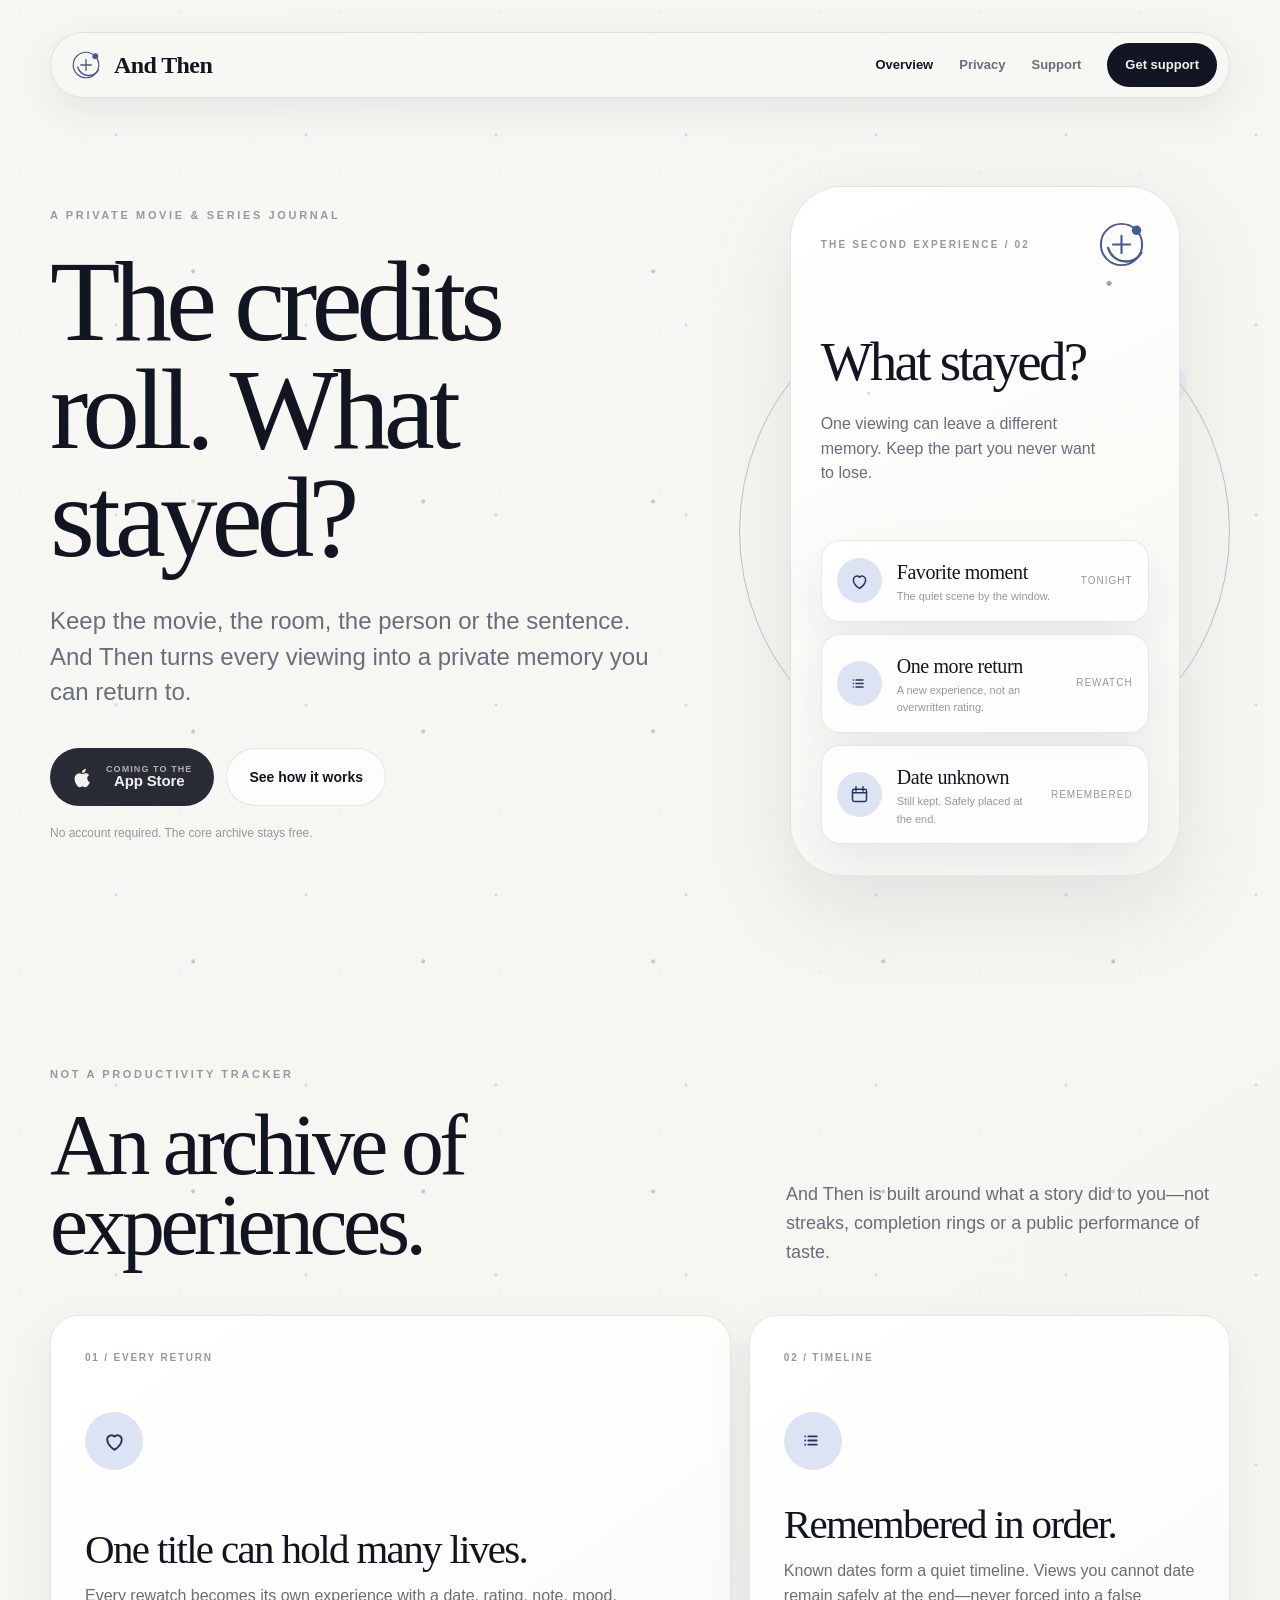
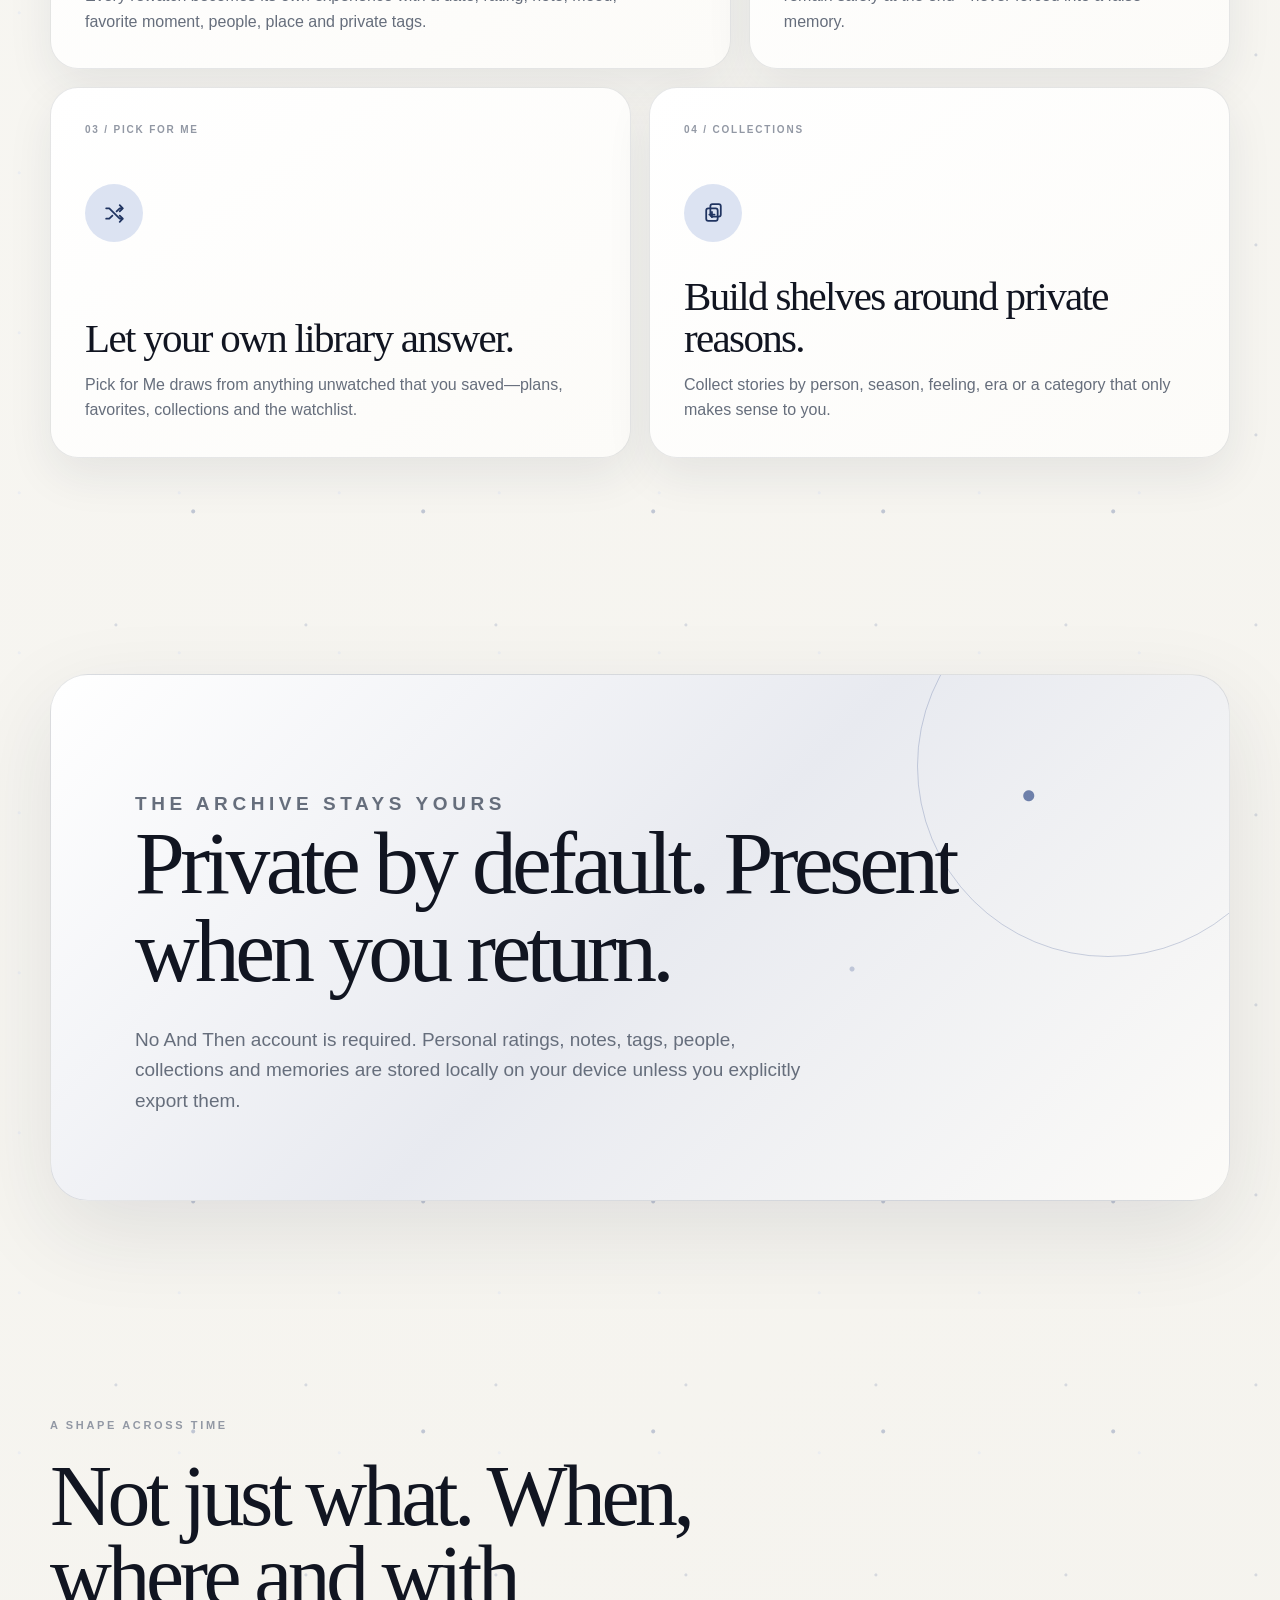
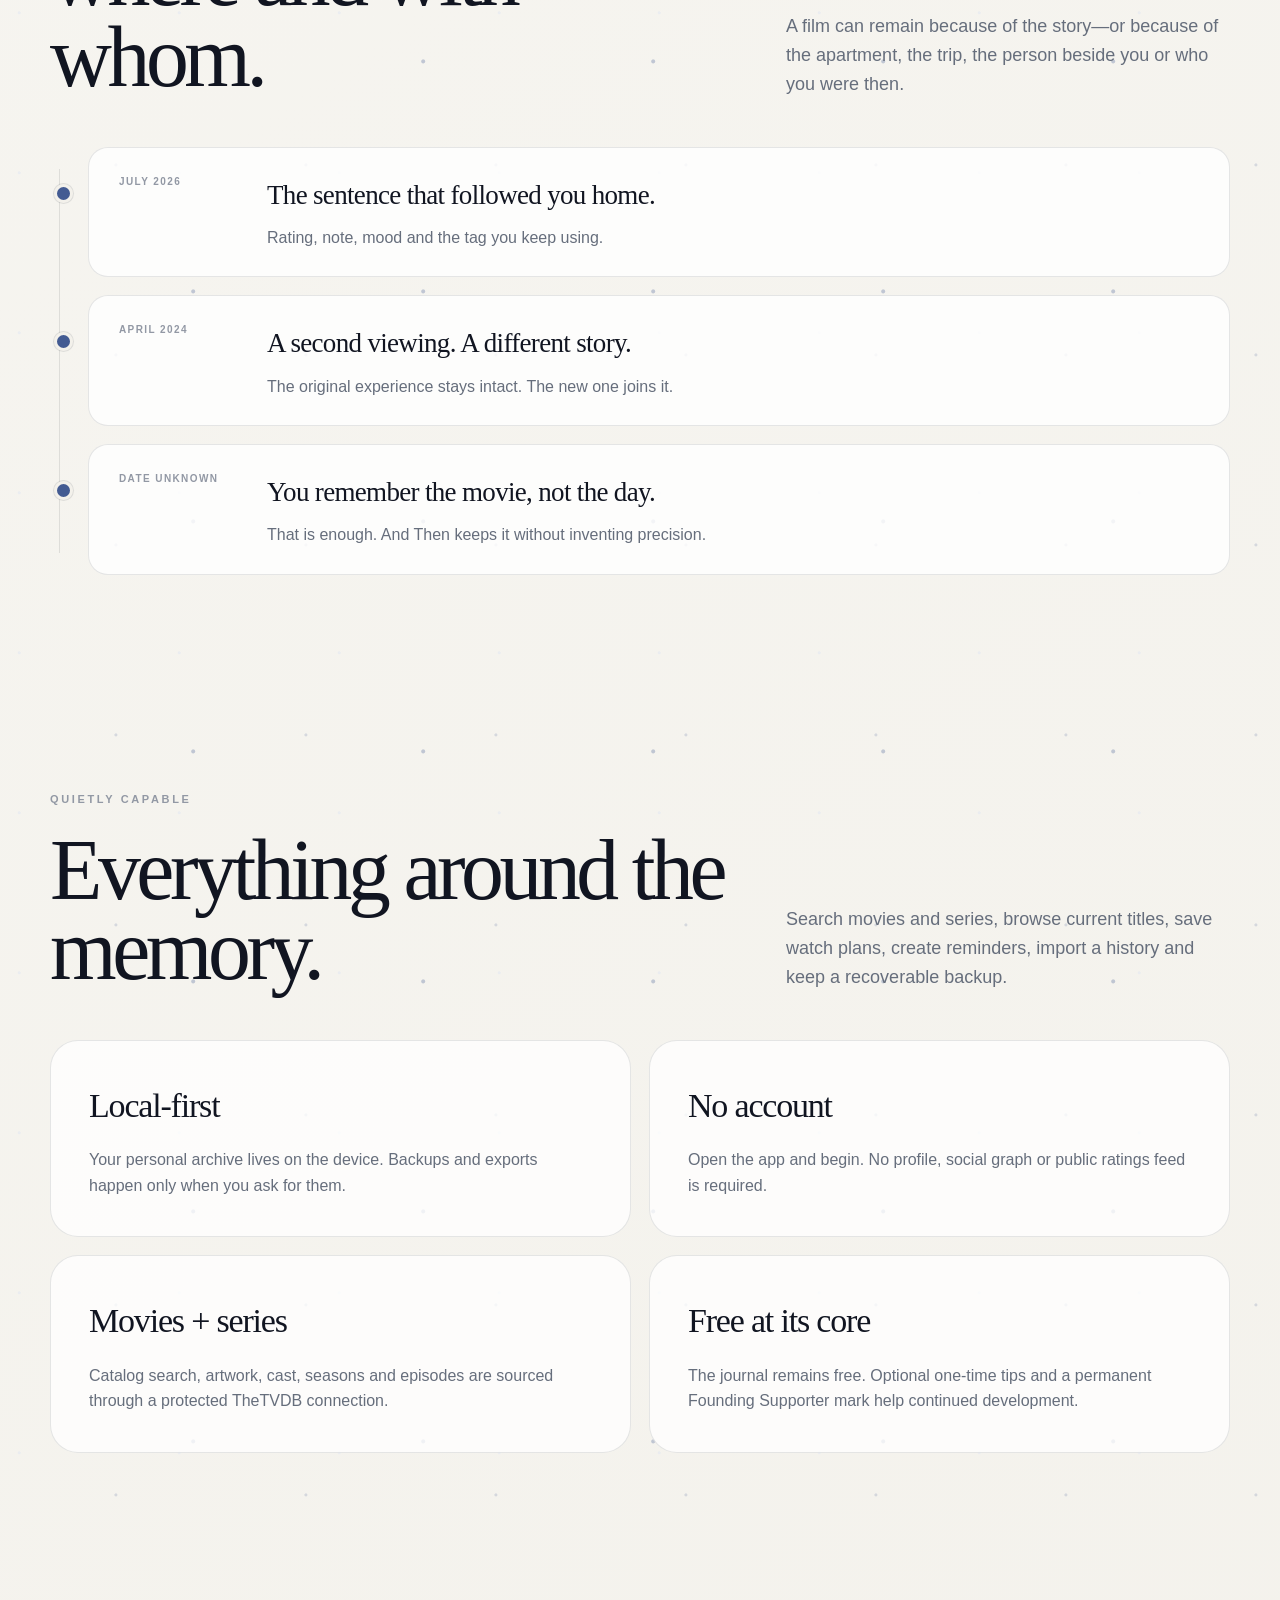
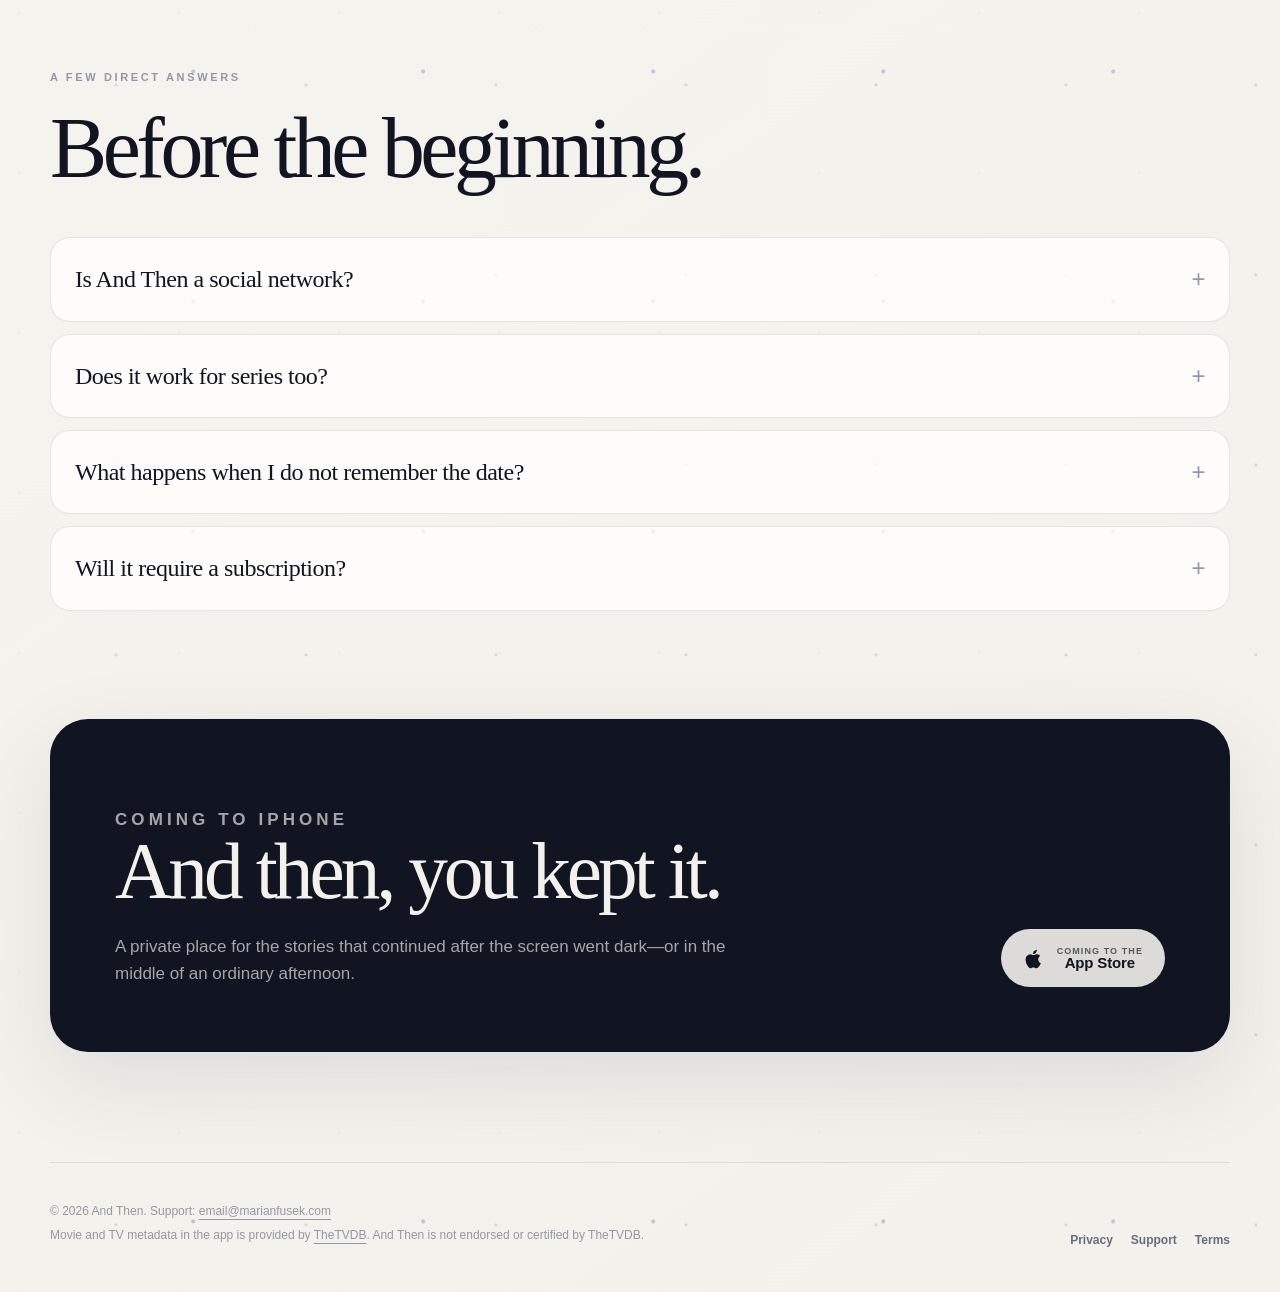
<file: andthen/index.html>
<!doctype html>
<html lang="en">
<head>
  <meta charset="utf-8">
  <meta name="viewport" content="width=device-width, initial-scale=1">
  <meta name="theme-color" content="#F3F1EB" media="(prefers-color-scheme: light)">
  <meta name="theme-color" content="#05070D" media="(prefers-color-scheme: dark)">
  <title>And Then — A private movie and series journal</title>
  <meta name="description" content="A private, local-first journal for the movies, series and moments that stay with you.">
  <link rel="canonical" href="https://ennui.am/andthen/">
  <link rel="icon" href="assets/favicon.svg" type="image/svg+xml">
  <link rel="apple-touch-icon" href="assets/apple-touch-icon.png">
  <link rel="stylesheet" href="assets/site.css">
  <meta property="og:type" content="website">
  <meta property="og:title" content="And Then — A private movie and series journal">
  <meta property="og:description" content="A private, local-first journal for the movies, series and moments that stay with you.">
  <meta property="og:url" content="https://ennui.am/andthen/">
  <meta property="og:image" content="https://ennui.am/andthen/assets/social-card.png">
  <meta name="twitter:card" content="summary_large_image">
</head>
<body>

<header class="site-header site-shell">
  <nav class="nav" aria-label="Primary">
    <a class="wordmark" href="index.html" aria-label="And Then home">
      <svg class="wordmark-mark" aria-hidden="true" viewBox="0 0 64 64" fill="none">
      <circle cx="32" cy="32" r="24" stroke="currentColor" stroke-width="2.3"/>
      <path d="M16.5 36c2.4 9.1 10.7 15.8 20.5 15.8 7.7 0 14.5-4.1 18.2-10.2" stroke="currentColor" stroke-width="2.8" stroke-linecap="round"/>
      <circle cx="49.5" cy="15.5" r="5.5" fill="currentColor"/>
      <path d="M32 22v20M22 32h20" stroke="currentColor" stroke-width="2.5" stroke-linecap="round"/>
    </svg>
      <span>And Then</span>
    </a>
    <div class="nav-links"><a href="index.html#overview" aria-current="page">Overview</a><a href="privacy/">Privacy</a><a href="support/">Support</a></div>
    <a class="nav-pill" href="support/">Get support</a>
  </nav>
</header>

<main>
  <section class="hero site-shell" aria-labelledby="hero-title">
    <div>
      <p class="eyebrow">A private movie &amp; series journal</p>
      <h1 id="hero-title">The credits roll. What stayed?</h1>
      <p class="hero-copy">Keep the movie, the room, the person or the sentence. And Then turns every viewing into a private memory you can return to.</p>
      <div class="hero-actions">
        <button class="app-store-button" type="button" disabled aria-disabled="true">
          
<svg aria-hidden="true" viewBox="0 0 24 24" fill="currentColor">
  <path d="M16.68 13.51c.03 3.08 2.7 4.1 2.73 4.12-.02.08-.43 1.48-1.41 2.96-.85 1.28-1.73 2.55-3.12 2.58-1.36.03-1.8-.82-3.36-.82s-2.05.79-3.34.85c-1.34.05-2.36-1.37-3.21-2.64C3.24 18.07 1.92 13.53 3.7 10.45a5 5 0 0 1 4.24-2.59c1.32-.03 2.58.9 3.36.9.77 0 2.23-1.11 3.76-.95.64.03 2.44.26 3.59 1.95-.09.06-2.15 1.27-2.12 3.75h.15ZM14.06 6.18c.71-.87 1.2-2.08 1.06-3.28-1.03.04-2.28.7-3.02 1.56-.66.76-1.24 1.99-1.08 3.16 1.15.09 2.33-.59 3.04-1.44Z"/>
</svg>

          <span><small>Coming to the</small><strong>App Store</strong></span>
        </button>
        <a class="secondary-button" href="#overview">See how it works</a>
      </div>
      <p class="hero-note">No account required. The core archive stays free.</p>
    </div>

    <div class="hero-visual" aria-hidden="true">
      <div class="orbit"></div>
      <div class="phone-card">
        <div class="phone-top">
          <span class="phone-kicker">The second experience / 02</span>
          <svg class="mini-mark" aria-hidden="true" viewBox="0 0 64 64" fill="none">
      <circle cx="32" cy="32" r="24" stroke="currentColor" stroke-width="2.3"/>
      <path d="M16.5 36c2.4 9.1 10.7 15.8 20.5 15.8 7.7 0 14.5-4.1 18.2-10.2" stroke="currentColor" stroke-width="2.8" stroke-linecap="round"/>
      <circle cx="49.5" cy="15.5" r="5.5" fill="currentColor"/>
      <path d="M32 22v20M22 32h20" stroke="currentColor" stroke-width="2.5" stroke-linecap="round"/>
    </svg>
        </div>
        <h2 class="phone-title">What stayed?</h2>
        <p class="phone-subtitle">One viewing can leave a different memory. Keep the part you never want to lose.</p>
        <div class="memory-stack">
          <div class="memory-row">
            <div class="memory-icon"><svg aria-hidden="true" viewBox="0 0 24 24" fill="none"><path d="M12 21s-7-4.35-7-10a4 4 0 0 1 7-2.65A4 4 0 0 1 19 11c0 5.65-7 10-7 10Z" stroke="currentColor" stroke-width="1.7" stroke-linejoin="round"/></svg></div>
            <div><strong>Favorite moment</strong><span>The quiet scene by the window.</span></div>
            <div class="memory-date">Tonight</div>
          </div>
          <div class="memory-row">
            <div class="memory-icon"><svg aria-hidden="true" viewBox="0 0 24 24" fill="none"><path d="M8 8h8M8 12h8M8 16h8M5 8h.01M5 12h.01M5 16h.01" stroke="currentColor" stroke-width="1.8" stroke-linecap="round"/></svg></div>
            <div><strong>One more return</strong><span>A new experience, not an overwritten rating.</span></div>
            <div class="memory-date">Rewatch</div>
          </div>
          <div class="memory-row">
            <div class="memory-icon"><svg aria-hidden="true" viewBox="0 0 24 24" fill="none"><rect x="4" y="6" width="16" height="14" rx="2" stroke="currentColor" stroke-width="1.7"/><path d="M4 10h16M8 3v5M16 3v5" stroke="currentColor" stroke-width="1.7" stroke-linecap="round"/></svg></div>
            <div><strong>Date unknown</strong><span>Still kept. Safely placed at the end.</span></div>
            <div class="memory-date">Remembered</div>
          </div>
        </div>
      </div>
    </div>
  </section>

  <section class="section site-shell reveal" id="overview">
    <div class="section-header">
      <div>
        <p class="eyebrow">Not a productivity tracker</p>
        <h2 class="section-title">An archive of experiences.</h2>
      </div>
      <p class="section-lead">And Then is built around what a story did to you—not streaks, completion rings or a public performance of taste.</p>
    </div>

    <div class="feature-grid">
      <article class="feature-card large">
        <span class="feature-number">01 / EVERY RETURN</span>
        <div class="feature-icon"><svg aria-hidden="true" viewBox="0 0 24 24" fill="none"><path d="M12 21s-7-4.35-7-10a4 4 0 0 1 7-2.65A4 4 0 0 1 19 11c0 5.65-7 10-7 10Z" stroke="currentColor" stroke-width="1.7" stroke-linejoin="round"/></svg></div>
        <h3>One title can hold many lives.</h3>
        <p>Every rewatch becomes its own experience with a date, rating, note, mood, favorite moment, people, place and private tags.</p>
      </article>

      <article class="feature-card small">
        <span class="feature-number">02 / TIMELINE</span>
        <div class="feature-icon"><svg aria-hidden="true" viewBox="0 0 24 24" fill="none"><path d="M8 8h8M8 12h8M8 16h8M5 8h.01M5 12h.01M5 16h.01" stroke="currentColor" stroke-width="1.8" stroke-linecap="round"/></svg></div>
        <h3>Remembered in order.</h3>
        <p>Known dates form a quiet timeline. Views you cannot date remain safely at the end—never forced into a false memory.</p>
      </article>

      <article class="feature-card half">
        <span class="feature-number">03 / PICK FOR ME</span>
        <div class="feature-icon"><svg aria-hidden="true" viewBox="0 0 24 24" fill="none"><path d="M4 7h3l10 10h3M17 14l3 3-3 3M4 17h3l3-3M14 10l3-3h3M17 4l3 3-3 3" stroke="currentColor" stroke-width="1.7" stroke-linecap="round" stroke-linejoin="round"/></svg></div>
        <h3>Let your own library answer.</h3>
        <p>Pick for Me draws from anything unwatched that you saved—plans, favorites, collections and the watchlist.</p>
      </article>

      <article class="feature-card half">
        <span class="feature-number">04 / COLLECTIONS</span>
        <div class="feature-icon"><svg aria-hidden="true" viewBox="0 0 24 24" fill="none"><rect x="5" y="7" width="11" height="12" rx="2" stroke="currentColor" stroke-width="1.7"/><rect x="9" y="3" width="10" height="12" rx="2" stroke="currentColor" stroke-width="1.7"/><path d="M8 13h5M10.5 10.5v5" stroke="currentColor" stroke-width="1.7" stroke-linecap="round"/></svg></div>
        <h3>Build shelves around private reasons.</h3>
        <p>Collect stories by person, season, feeling, era or a category that only makes sense to you.</p>
      </article>
    </div>
  </section>

  <section class="section site-shell reveal">
    <div class="statement">
      <p class="eyebrow">The archive stays yours</p>
      <h2>Private by default. Present when you return.</h2>
      <p>No And Then account is required. Personal ratings, notes, tags, people, collections and memories are stored locally on your device unless you explicitly export them.</p>
    </div>
  </section>

  <section class="section site-shell reveal">
    <div class="section-header">
      <div>
        <p class="eyebrow">A shape across time</p>
        <h2 class="section-title">Not just what. When, where and with whom.</h2>
      </div>
      <p class="section-lead">A film can remain because of the story—or because of the apartment, the trip, the person beside you or who you were then.</p>
    </div>

    <div class="timeline" aria-label="Example And Then timeline">
      <article class="timeline-item">
        <div class="timeline-date">July 2026</div>
        <div><h3>The sentence that followed you home.</h3><p>Rating, note, mood and the tag you keep using.</p></div>
      </article>
      <article class="timeline-item">
        <div class="timeline-date">April 2024</div>
        <div><h3>A second viewing. A different story.</h3><p>The original experience stays intact. The new one joins it.</p></div>
      </article>
      <article class="timeline-item">
        <div class="timeline-date">Date unknown</div>
        <div><h3>You remember the movie, not the day.</h3><p>That is enough. And Then keeps it without inventing precision.</p></div>
      </article>
    </div>
  </section>

  <section class="section site-shell reveal">
    <div class="section-header">
      <div>
        <p class="eyebrow">Quietly capable</p>
        <h2 class="section-title">Everything around the memory.</h2>
      </div>
      <p class="section-lead">Search movies and series, browse current titles, save watch plans, create reminders, import a history and keep a recoverable backup.</p>
    </div>

    <div class="privacy-panel">
      <article class="privacy-card">
        <h3>Local-first</h3>
        <p>Your personal archive lives on the device. Backups and exports happen only when you ask for them.</p>
      </article>
      <article class="privacy-card">
        <h3>No account</h3>
        <p>Open the app and begin. No profile, social graph or public ratings feed is required.</p>
      </article>
      <article class="privacy-card">
        <h3>Movies + series</h3>
        <p>Catalog search, artwork, cast, seasons and episodes are sourced through a protected TheTVDB connection.</p>
      </article>
      <article class="privacy-card">
        <h3>Free at its core</h3>
        <p>The journal remains free. Optional one-time tips and a permanent Founding Supporter mark help continued development.</p>
      </article>
    </div>
  </section>

  <section class="section site-shell reveal">
    <div class="section-header">
      <div>
        <p class="eyebrow">A few direct answers</p>
        <h2 class="section-title">Before the beginning.</h2>
      </div>
    </div>

    <div class="faq">
      <details>
        <summary>Is And Then a social network?</summary>
        <p>No. The product is a private journal first. Your notes, ratings and memories are not published as a profile or feed.</p>
      </details>
      <details>
        <summary>Does it work for series too?</summary>
        <p>Yes. You can find movies and series, keep seasons or episodes in context and record the experience that mattered.</p>
      </details>
      <details>
        <summary>What happens when I do not remember the date?</summary>
        <p>Choose that you do not remember. The experience remains in your archive and appears after dated entries rather than being assigned a false day.</p>
      </details>
      <details>
        <summary>Will it require a subscription?</summary>
        <p>No subscription is planned for the core archive. Optional one-time tips and a Founding Supporter purchase may be available.</p>
      </details>
    </div>
  </section>

  <section class="final-cta site-shell reveal">
    <div class="final-cta-inner">
      <div>
        <p class="eyebrow">Coming to iPhone</p>
        <h2>And then, you kept it.</h2>
        <p>A private place for the stories that continued after the screen went dark—or in the middle of an ordinary afternoon.</p>
      </div>
      <button class="app-store-button" type="button" disabled aria-disabled="true">
        
<svg aria-hidden="true" viewBox="0 0 24 24" fill="currentColor">
  <path d="M16.68 13.51c.03 3.08 2.7 4.1 2.73 4.12-.02.08-.43 1.48-1.41 2.96-.85 1.28-1.73 2.55-3.12 2.58-1.36.03-1.8-.82-3.36-.82s-2.05.79-3.34.85c-1.34.05-2.36-1.37-3.21-2.64C3.24 18.07 1.92 13.53 3.7 10.45a5 5 0 0 1 4.24-2.59c1.32-.03 2.58.9 3.36.9.77 0 2.23-1.11 3.76-.95.64.03 2.44.26 3.59 1.95-.09.06-2.15 1.27-2.12 3.75h.15ZM14.06 6.18c.71-.87 1.2-2.08 1.06-3.28-1.03.04-2.28.7-3.02 1.56-.66.76-1.24 1.99-1.08 3.16 1.15.09 2.33-.59 3.04-1.44Z"/>
</svg>

        <span><small>Coming to the</small><strong>App Store</strong></span>
      </button>
    </div>
  </section>
</main>

<footer class="site-footer site-shell">
  <div class="footer-inner">
    <div class="footer-copy">
      <p>© 2026 And Then. Support: <a href="mailto:email@marianfusek.com">email@marianfusek.com</a></p>
      <p>Movie and TV metadata in the app is provided by <a href="https://thetvdb.com/" rel="noopener noreferrer">TheTVDB</a>. And Then is not endorsed or certified by TheTVDB.</p>
    </div>
    <nav class="footer-links" aria-label="Legal">
      <a href="privacy/">Privacy</a>
      <a href="support/">Support</a>
      <a href="terms/">Terms</a>
    </nav>
  </div>
</footer>
<script src="assets/site.js"></script>
</file>
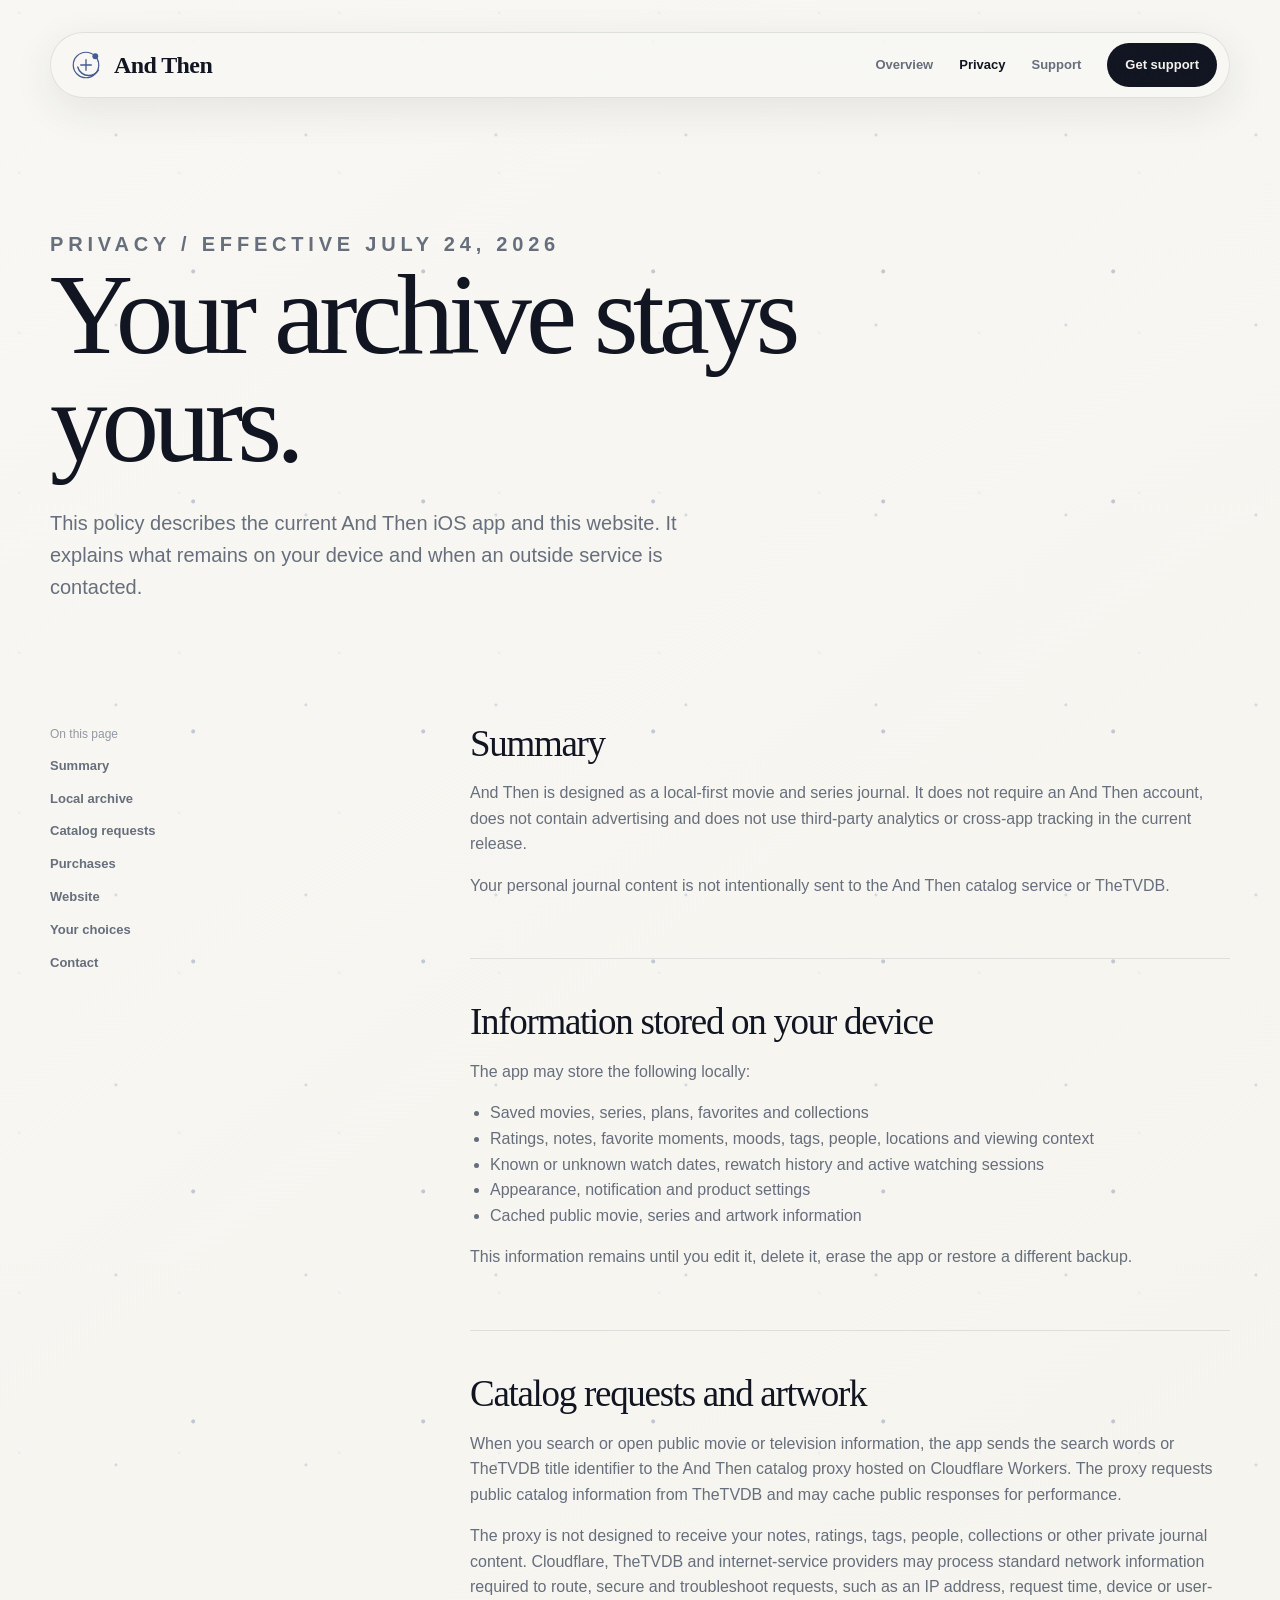
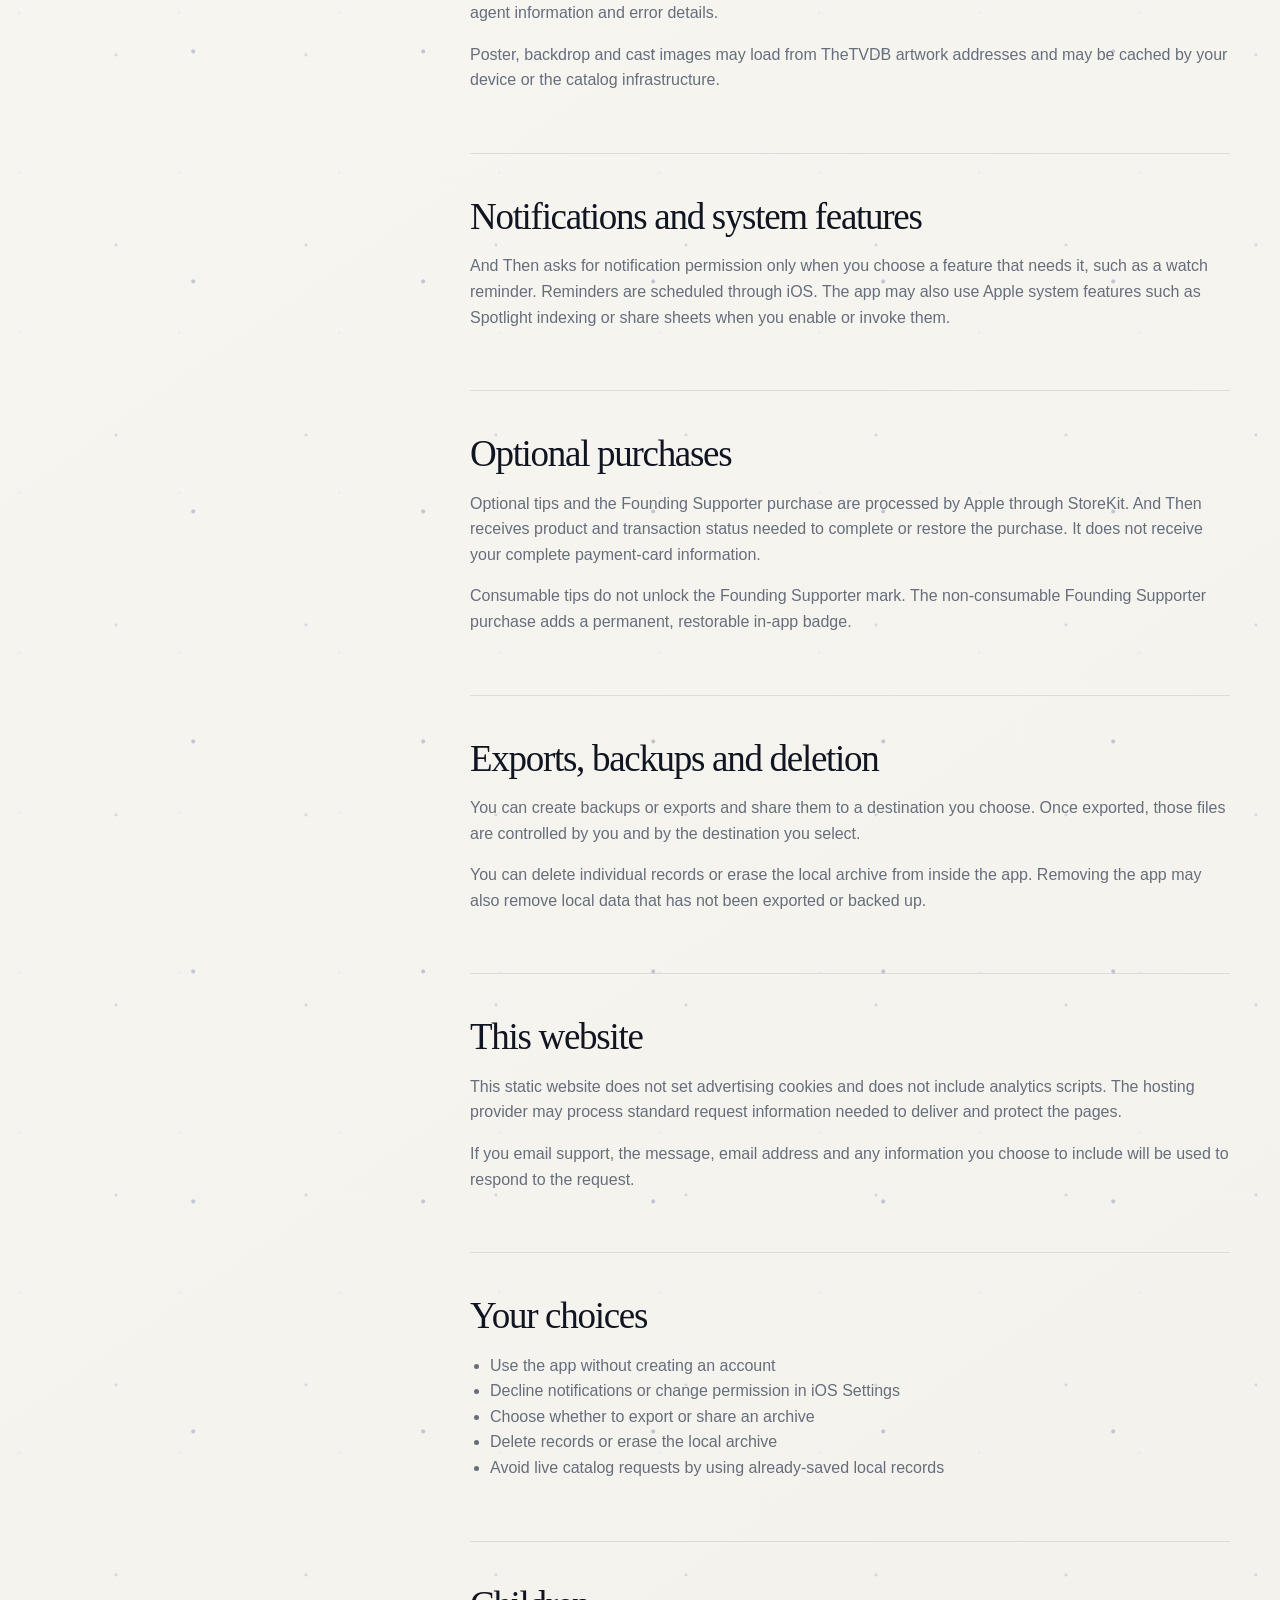
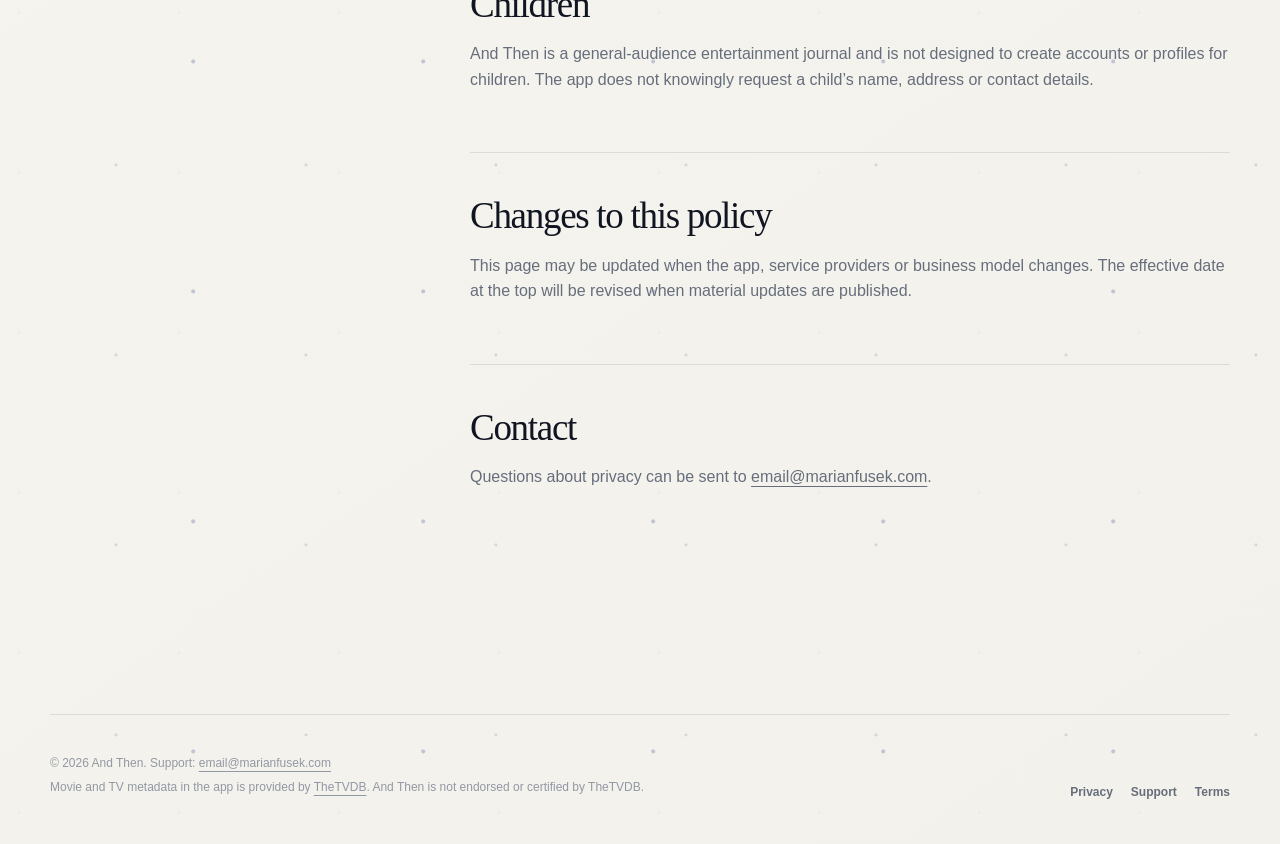
<file: andthen/privacy/index.html>
<!doctype html>
<html lang="en">
<head>
  <meta charset="utf-8">
  <meta name="viewport" content="width=device-width, initial-scale=1">
  <meta name="theme-color" content="#F3F1EB" media="(prefers-color-scheme: light)">
  <meta name="theme-color" content="#05070D" media="(prefers-color-scheme: dark)">
  <title>Privacy — And Then</title>
  <meta name="description" content="How And Then handles your local archive, catalog requests, purchases and support information.">
  <link rel="canonical" href="https://ennui.am/andthen/privacy/">
  <link rel="icon" href="../assets/favicon.svg" type="image/svg+xml">
  <link rel="apple-touch-icon" href="../assets/apple-touch-icon.png">
  <link rel="stylesheet" href="../assets/site.css">
  <meta property="og:type" content="website">
  <meta property="og:title" content="Privacy — And Then">
  <meta property="og:description" content="How And Then handles your local archive, catalog requests, purchases and support information.">
  <meta property="og:url" content="https://ennui.am/andthen/privacy/">
  <meta property="og:image" content="https://ennui.am/andthen/assets/social-card.png">
  <meta name="twitter:card" content="summary_large_image">
</head>
<body>

<header class="site-header site-shell">
  <nav class="nav" aria-label="Primary">
    <a class="wordmark" href="../index.html" aria-label="And Then home">
      <svg class="wordmark-mark" aria-hidden="true" viewBox="0 0 64 64" fill="none">
      <circle cx="32" cy="32" r="24" stroke="currentColor" stroke-width="2.3"/>
      <path d="M16.5 36c2.4 9.1 10.7 15.8 20.5 15.8 7.7 0 14.5-4.1 18.2-10.2" stroke="currentColor" stroke-width="2.8" stroke-linecap="round"/>
      <circle cx="49.5" cy="15.5" r="5.5" fill="currentColor"/>
      <path d="M32 22v20M22 32h20" stroke="currentColor" stroke-width="2.5" stroke-linecap="round"/>
    </svg>
      <span>And Then</span>
    </a>
    <div class="nav-links"><a href="../index.html#overview">Overview</a><a href="../privacy/" aria-current="page">Privacy</a><a href="../support/">Support</a></div>
    <a class="nav-pill" href="../support/">Get support</a>
  </nav>
</header>

<main class="site-shell">
  <section class="page-hero">
    <p class="eyebrow">Privacy / effective July 24, 2026</p>
    <h1>Your archive stays yours.</h1>
    <p>This policy describes the current And Then iOS app and this website. It explains what remains on your device and when an outside service is contacted.</p>
  </section>

  <div class="legal-layout">
    <aside class="legal-aside" aria-label="Privacy sections">
      <p>On this page</p>
      <a href="#summary">Summary</a>
      <a href="#local">Local archive</a>
      <a href="#catalog">Catalog requests</a>
      <a href="#purchases">Purchases</a>
      <a href="#website">Website</a>
      <a href="#choices">Your choices</a>
      <a href="#contact">Contact</a>
    </aside>

    <article class="legal-copy">
      <section id="summary">
        <h2>Summary</h2>
        <p>And Then is designed as a local-first movie and series journal. It does not require an And Then account, does not contain advertising and does not use third-party analytics or cross-app tracking in the current release.</p>
        <p>Your personal journal content is not intentionally sent to the And Then catalog service or TheTVDB.</p>
      </section>

      <section id="local">
        <h2>Information stored on your device</h2>
        <p>The app may store the following locally:</p>
        <ul>
          <li>Saved movies, series, plans, favorites and collections</li>
          <li>Ratings, notes, favorite moments, moods, tags, people, locations and viewing context</li>
          <li>Known or unknown watch dates, rewatch history and active watching sessions</li>
          <li>Appearance, notification and product settings</li>
          <li>Cached public movie, series and artwork information</li>
        </ul>
        <p>This information remains until you edit it, delete it, erase the app or restore a different backup.</p>
      </section>

      <section id="catalog">
        <h2>Catalog requests and artwork</h2>
        <p>When you search or open public movie or television information, the app sends the search words or TheTVDB title identifier to the And Then catalog proxy hosted on Cloudflare Workers. The proxy requests public catalog information from TheTVDB and may cache public responses for performance.</p>
        <p>The proxy is not designed to receive your notes, ratings, tags, people, collections or other private journal content. Cloudflare, TheTVDB and internet-service providers may process standard network information required to route, secure and troubleshoot requests, such as an IP address, request time, device or user-agent information and error details.</p>
        <p>Poster, backdrop and cast images may load from TheTVDB artwork addresses and may be cached by your device or the catalog infrastructure.</p>
      </section>

      <section id="notifications">
        <h2>Notifications and system features</h2>
        <p>And Then asks for notification permission only when you choose a feature that needs it, such as a watch reminder. Reminders are scheduled through iOS. The app may also use Apple system features such as Spotlight indexing or share sheets when you enable or invoke them.</p>
      </section>

      <section id="purchases">
        <h2>Optional purchases</h2>
        <p>Optional tips and the Founding Supporter purchase are processed by Apple through StoreKit. And Then receives product and transaction status needed to complete or restore the purchase. It does not receive your complete payment-card information.</p>
        <p>Consumable tips do not unlock the Founding Supporter mark. The non-consumable Founding Supporter purchase adds a permanent, restorable in-app badge.</p>
      </section>

      <section id="exports">
        <h2>Exports, backups and deletion</h2>
        <p>You can create backups or exports and share them to a destination you choose. Once exported, those files are controlled by you and by the destination you select.</p>
        <p>You can delete individual records or erase the local archive from inside the app. Removing the app may also remove local data that has not been exported or backed up.</p>
      </section>

      <section id="website">
        <h2>This website</h2>
        <p>This static website does not set advertising cookies and does not include analytics scripts. The hosting provider may process standard request information needed to deliver and protect the pages.</p>
        <p>If you email support, the message, email address and any information you choose to include will be used to respond to the request.</p>
      </section>

      <section id="choices">
        <h2>Your choices</h2>
        <ul>
          <li>Use the app without creating an account</li>
          <li>Decline notifications or change permission in iOS Settings</li>
          <li>Choose whether to export or share an archive</li>
          <li>Delete records or erase the local archive</li>
          <li>Avoid live catalog requests by using already-saved local records</li>
        </ul>
      </section>

      <section id="children">
        <h2>Children</h2>
        <p>And Then is a general-audience entertainment journal and is not designed to create accounts or profiles for children. The app does not knowingly request a child’s name, address or contact details.</p>
      </section>

      <section id="changes">
        <h2>Changes to this policy</h2>
        <p>This page may be updated when the app, service providers or business model changes. The effective date at the top will be revised when material updates are published.</p>
      </section>

      <section id="contact">
        <h2>Contact</h2>
        <p>Questions about privacy can be sent to <a href="mailto:email@marianfusek.com">email@marianfusek.com</a>.</p>
      </section>
    </article>
  </div>
</main>

<footer class="site-footer site-shell">
  <div class="footer-inner">
    <div class="footer-copy">
      <p>© 2026 And Then. Support: <a href="mailto:email@marianfusek.com">email@marianfusek.com</a></p>
      <p>Movie and TV metadata in the app is provided by <a href="https://thetvdb.com/" rel="noopener noreferrer">TheTVDB</a>. And Then is not endorsed or certified by TheTVDB.</p>
    </div>
    <nav class="footer-links" aria-label="Legal">
      <a href="../privacy/">Privacy</a>
      <a href="../support/">Support</a>
      <a href="../terms/">Terms</a>
    </nav>
  </div>
</footer>
<script src="../assets/site.js"></script>
</file>
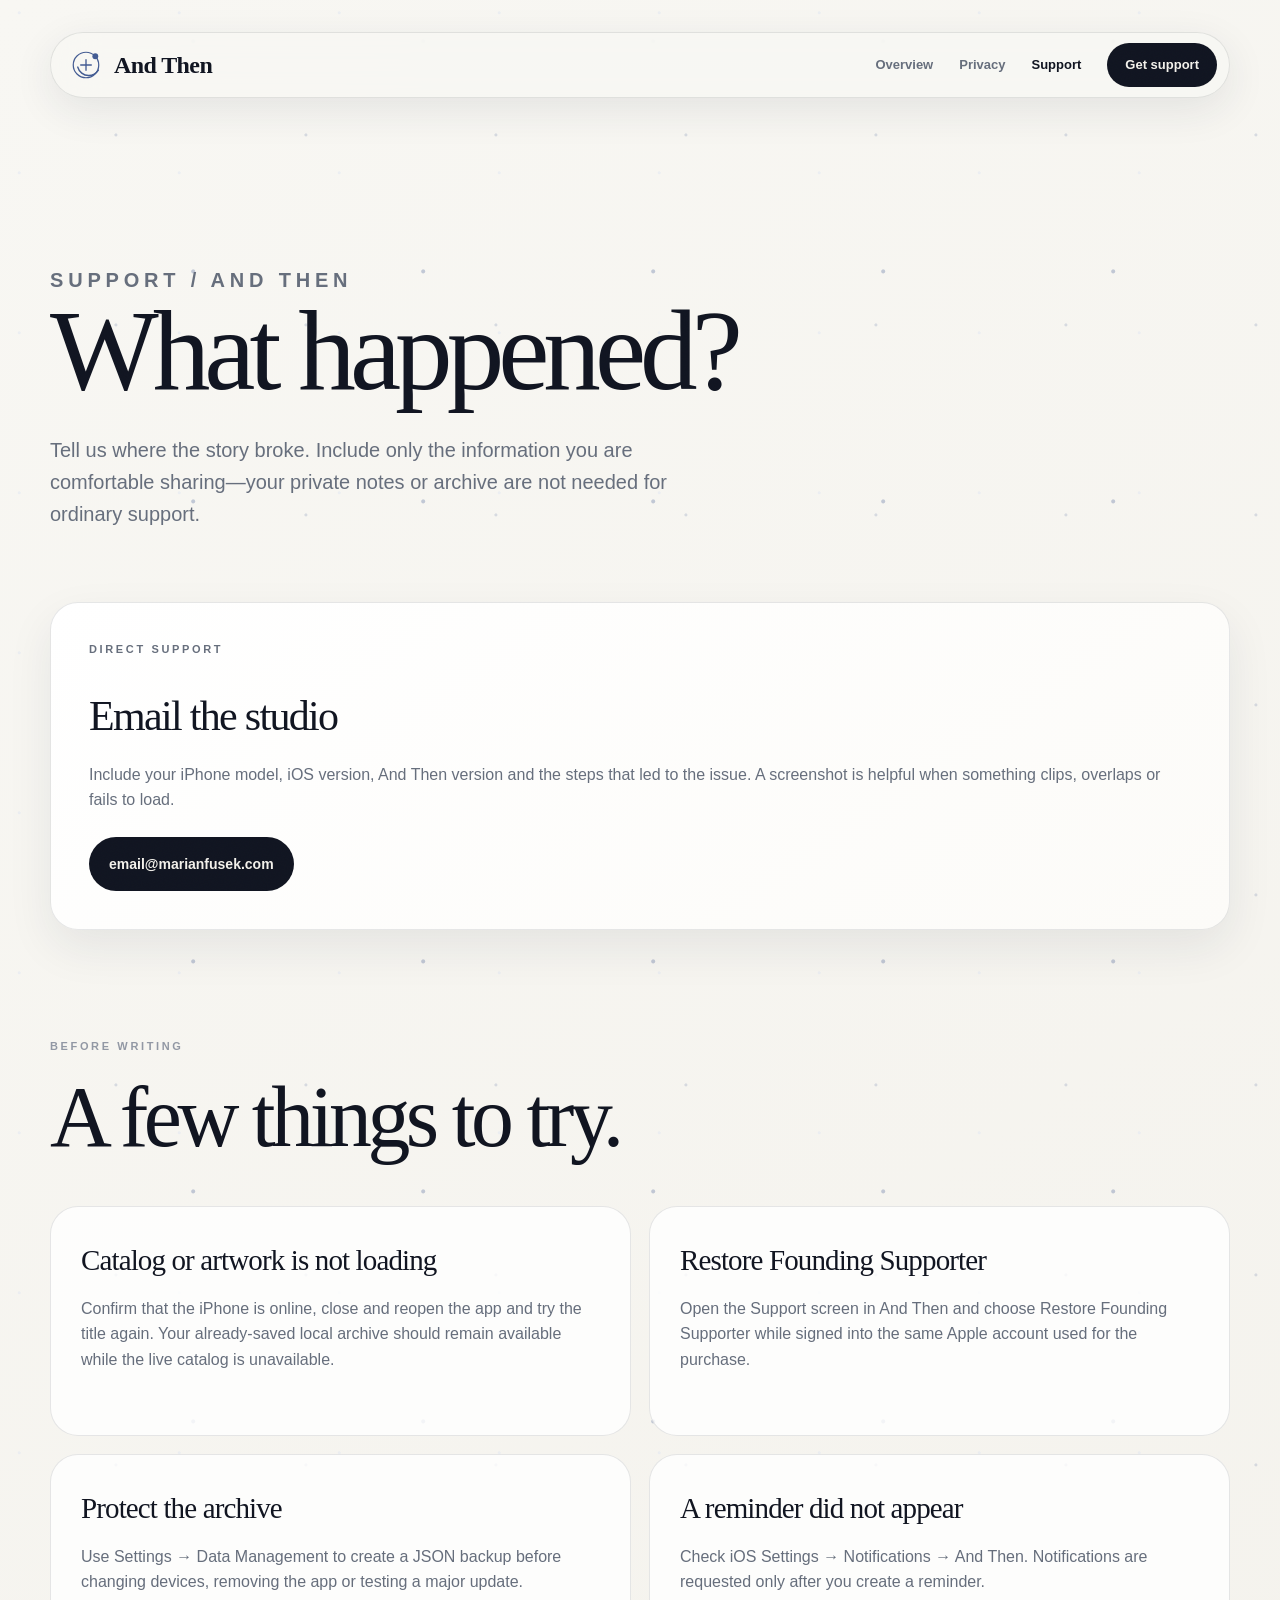
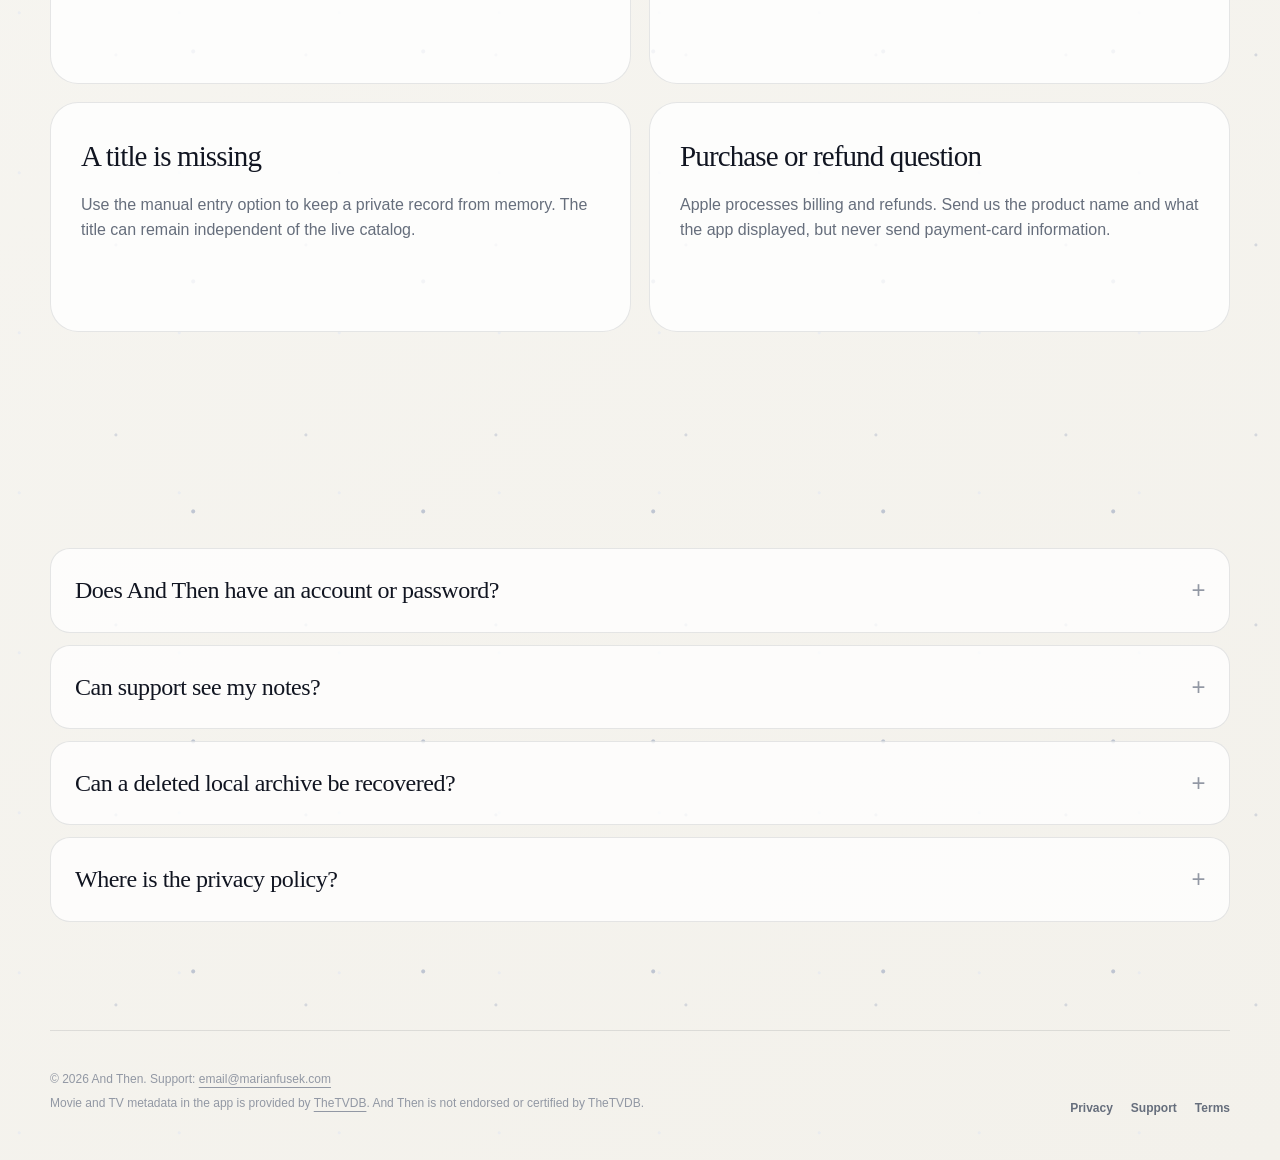
<file: andthen/support/index.html>
<!doctype html>
<html lang="en">
<head>
  <meta charset="utf-8">
  <meta name="viewport" content="width=device-width, initial-scale=1">
  <meta name="theme-color" content="#F3F1EB" media="(prefers-color-scheme: light)">
  <meta name="theme-color" content="#05070D" media="(prefers-color-scheme: dark)">
  <title>Support — And Then</title>
  <meta name="description" content="Get help with And Then, catalog access, backups and optional purchases.">
  <link rel="canonical" href="https://ennui.am/andthen/support/">
  <link rel="icon" href="../assets/favicon.svg" type="image/svg+xml">
  <link rel="apple-touch-icon" href="../assets/apple-touch-icon.png">
  <link rel="stylesheet" href="../assets/site.css">
  <meta property="og:type" content="website">
  <meta property="og:title" content="Support — And Then">
  <meta property="og:description" content="Get help with And Then, catalog access, backups and optional purchases.">
  <meta property="og:url" content="https://ennui.am/andthen/support/">
  <meta property="og:image" content="https://ennui.am/andthen/assets/social-card.png">
  <meta name="twitter:card" content="summary_large_image">
</head>
<body>

<header class="site-header site-shell">
  <nav class="nav" aria-label="Primary">
    <a class="wordmark" href="../index.html" aria-label="And Then home">
      <svg class="wordmark-mark" aria-hidden="true" viewBox="0 0 64 64" fill="none">
      <circle cx="32" cy="32" r="24" stroke="currentColor" stroke-width="2.3"/>
      <path d="M16.5 36c2.4 9.1 10.7 15.8 20.5 15.8 7.7 0 14.5-4.1 18.2-10.2" stroke="currentColor" stroke-width="2.8" stroke-linecap="round"/>
      <circle cx="49.5" cy="15.5" r="5.5" fill="currentColor"/>
      <path d="M32 22v20M22 32h20" stroke="currentColor" stroke-width="2.5" stroke-linecap="round"/>
    </svg>
      <span>And Then</span>
    </a>
    <div class="nav-links"><a href="../index.html#overview">Overview</a><a href="../privacy/">Privacy</a><a href="../support/" aria-current="page">Support</a></div>
    <a class="nav-pill" href="../support/">Get support</a>
  </nav>
</header>

<main class="site-shell">
  <section class="page-hero">
    <p class="eyebrow">Support / And Then</p>
    <h1>What happened?</h1>
    <p>Tell us where the story broke. Include only the information you are comfortable sharing—your private notes or archive are not needed for ordinary support.</p>
  </section>

  <section class="contact-card reveal">
    <p class="eyebrow">Direct support</p>
    <h2>Email the studio</h2>
    <p>Include your iPhone model, iOS version, And Then version and the steps that led to the issue. A screenshot is helpful when something clips, overlaps or fails to load.</p>
    <a class="contact-link" href="mailto:email@marianfusek.com?subject=And%20Then%20support">email@marianfusek.com</a>
  </section>

  <section class="section reveal">
    <div class="section-header">
      <div>
        <p class="eyebrow">Before writing</p>
        <h2 class="section-title">A few things to try.</h2>
      </div>
    </div>

    <div class="support-grid">
      <article class="support-item">
        <h3>Catalog or artwork is not loading</h3>
        <p>Confirm that the iPhone is online, close and reopen the app and try the title again. Your already-saved local archive should remain available while the live catalog is unavailable.</p>
      </article>
      <article class="support-item">
        <h3>Restore Founding Supporter</h3>
        <p>Open the Support screen in And Then and choose Restore Founding Supporter while signed into the same Apple account used for the purchase.</p>
      </article>
      <article class="support-item">
        <h3>Protect the archive</h3>
        <p>Use Settings → Data Management to create a JSON backup before changing devices, removing the app or testing a major update.</p>
      </article>
      <article class="support-item">
        <h3>A reminder did not appear</h3>
        <p>Check iOS Settings → Notifications → And Then. Notifications are requested only after you create a reminder.</p>
      </article>
      <article class="support-item">
        <h3>A title is missing</h3>
        <p>Use the manual entry option to keep a private record from memory. The title can remain independent of the live catalog.</p>
      </article>
      <article class="support-item">
        <h3>Purchase or refund question</h3>
        <p>Apple processes billing and refunds. Send us the product name and what the app displayed, but never send payment-card information.</p>
      </article>
    </div>
  </section>

  <section class="section reveal">
    <div class="faq">
      <details>
        <summary>Does And Then have an account or password?</summary>
        <p>No. The current app is local-first and does not require an And Then account.</p>
      </details>
      <details>
        <summary>Can support see my notes?</summary>
        <p>No. Personal notes are not automatically available to support. Only share an export if you intentionally choose to and it is necessary for a specific issue.</p>
      </details>
      <details>
        <summary>Can a deleted local archive be recovered?</summary>
        <p>Only from a backup or recovery snapshot that still exists. Create regular exports for anything you do not want to lose.</p>
      </details>
      <details>
        <summary>Where is the privacy policy?</summary>
        <p><a href="../privacy/">Read the And Then privacy policy.</a></p>
      </details>
    </div>
  </section>
</main>

<footer class="site-footer site-shell">
  <div class="footer-inner">
    <div class="footer-copy">
      <p>© 2026 And Then. Support: <a href="mailto:email@marianfusek.com">email@marianfusek.com</a></p>
      <p>Movie and TV metadata in the app is provided by <a href="https://thetvdb.com/" rel="noopener noreferrer">TheTVDB</a>. And Then is not endorsed or certified by TheTVDB.</p>
    </div>
    <nav class="footer-links" aria-label="Legal">
      <a href="../privacy/">Privacy</a>
      <a href="../support/">Support</a>
      <a href="../terms/">Terms</a>
    </nav>
  </div>
</footer>
<script src="../assets/site.js"></script>
</file>
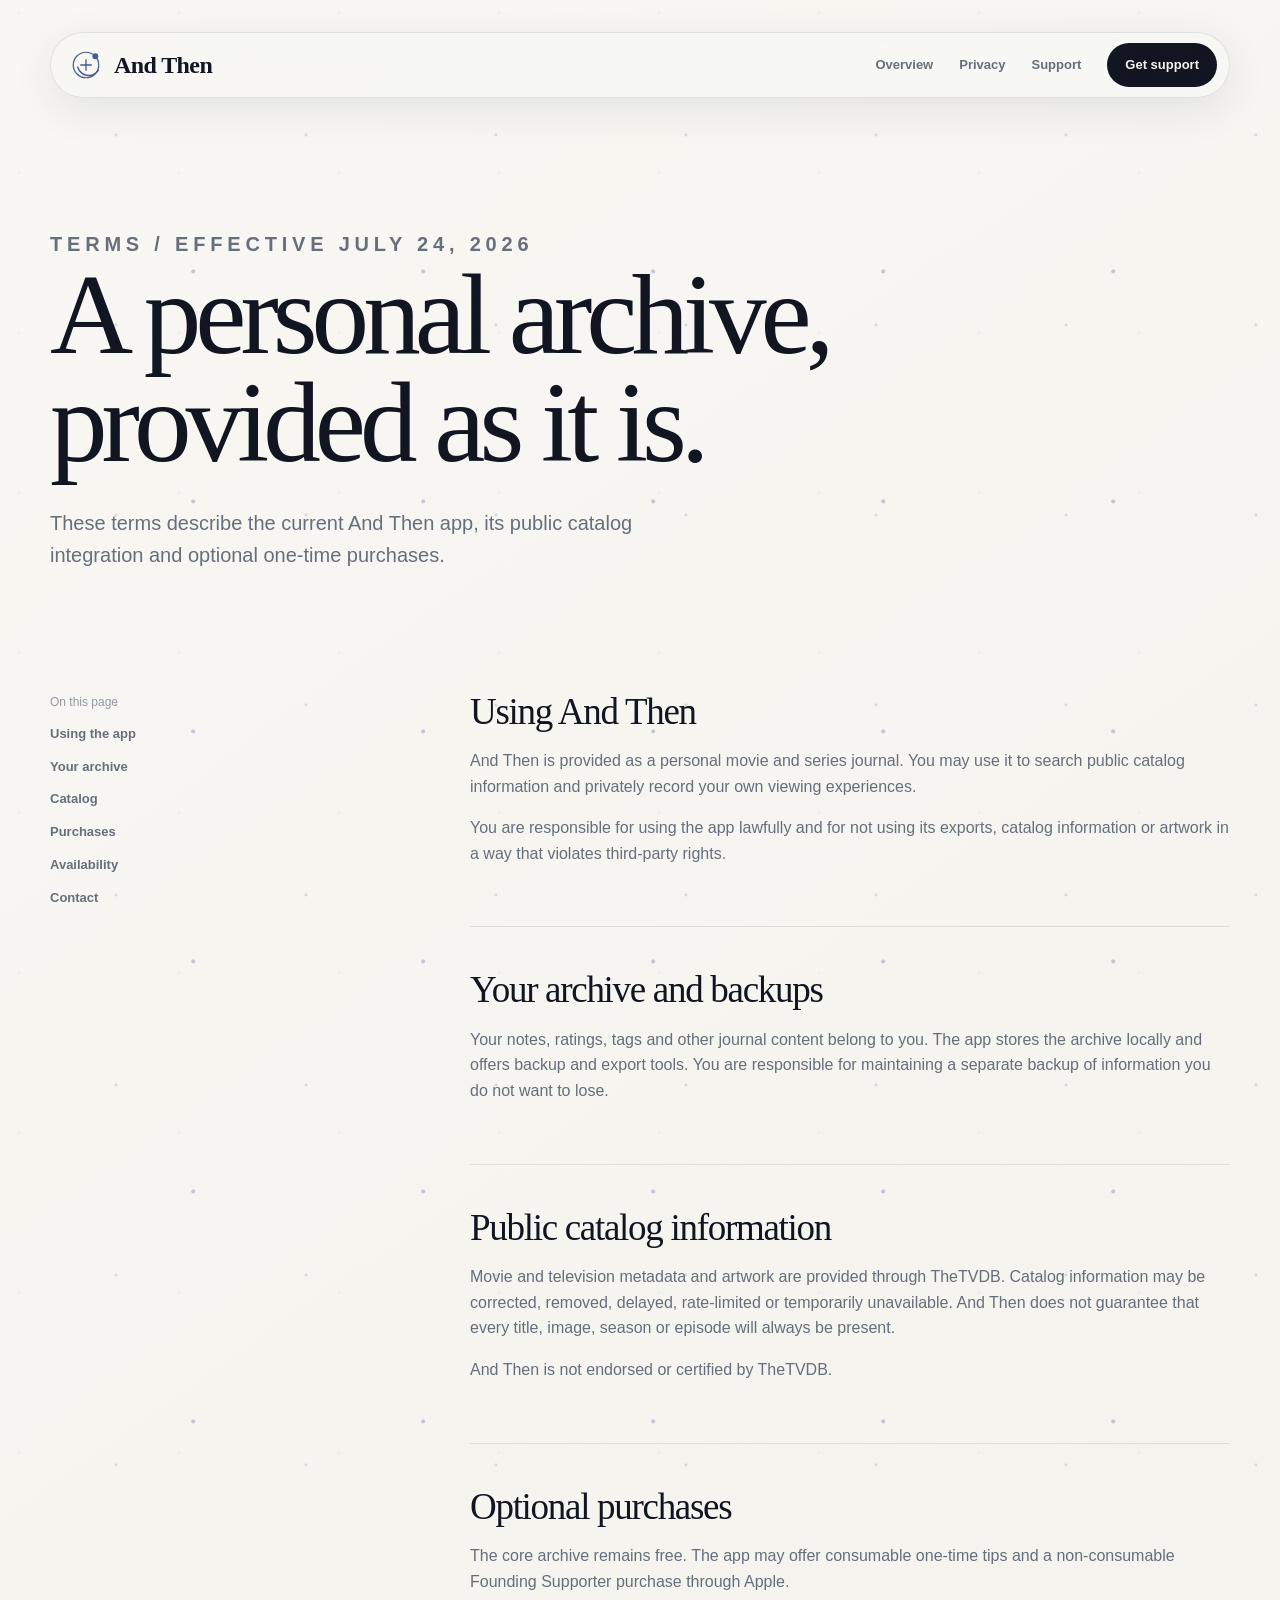
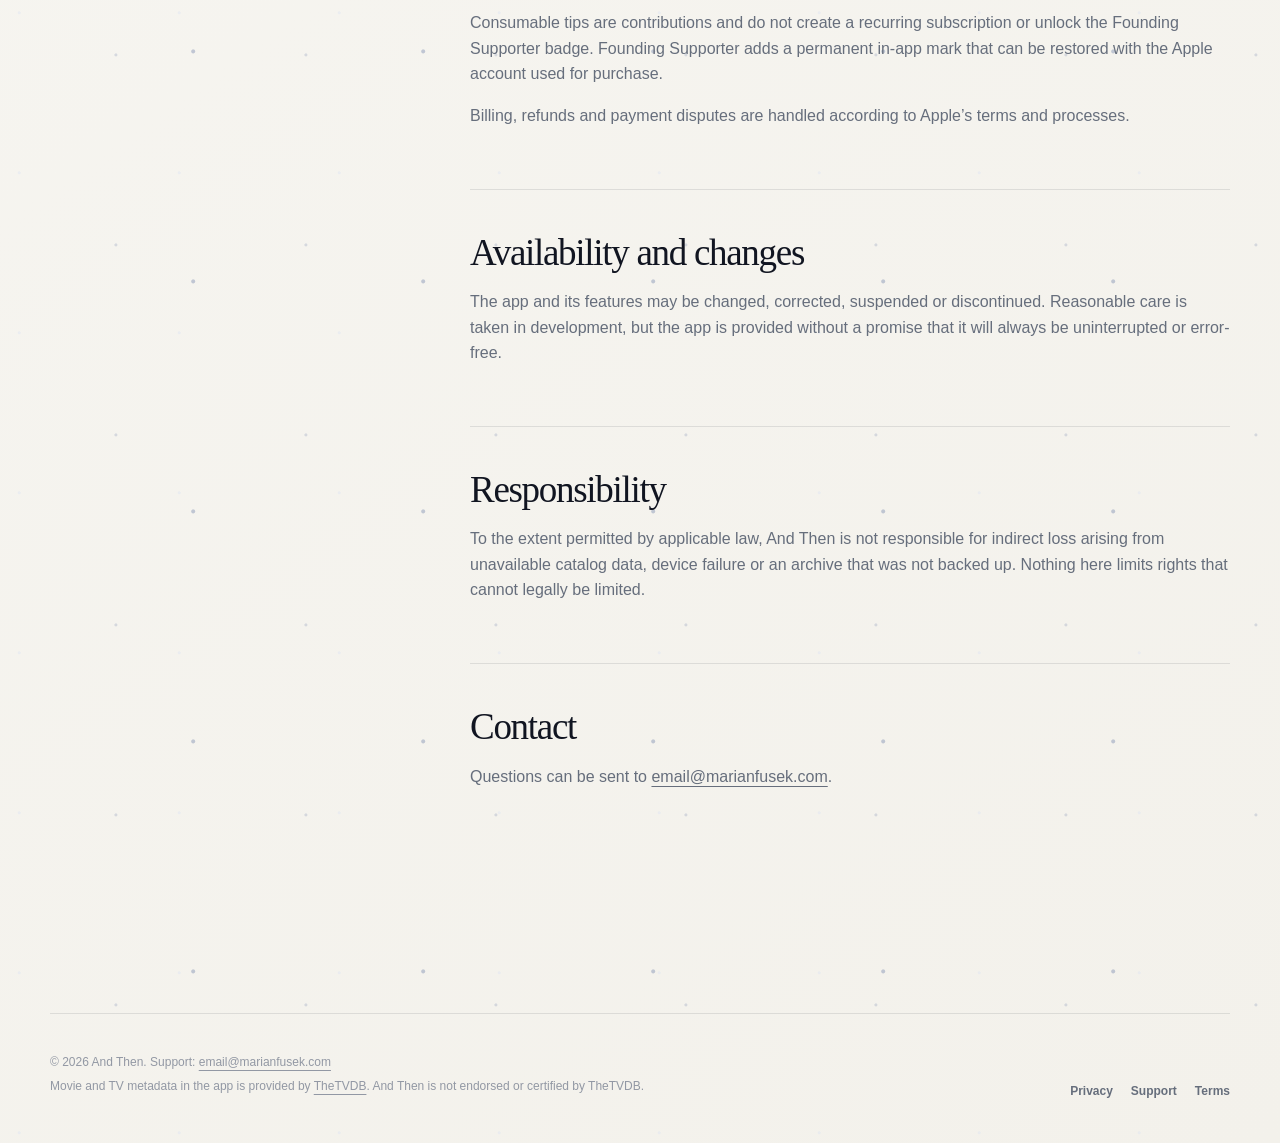
<file: andthen/terms/index.html>
<!doctype html>
<html lang="en">
<head>
  <meta charset="utf-8">
  <meta name="viewport" content="width=device-width, initial-scale=1">
  <meta name="theme-color" content="#F3F1EB" media="(prefers-color-scheme: light)">
  <meta name="theme-color" content="#05070D" media="(prefers-color-scheme: dark)">
  <title>Terms — And Then</title>
  <meta name="description" content="Terms for using And Then and its optional one-time purchases.">
  <link rel="canonical" href="https://ennui.am/andthen/terms/">
  <link rel="icon" href="../assets/favicon.svg" type="image/svg+xml">
  <link rel="apple-touch-icon" href="../assets/apple-touch-icon.png">
  <link rel="stylesheet" href="../assets/site.css">
  <meta property="og:type" content="website">
  <meta property="og:title" content="Terms — And Then">
  <meta property="og:description" content="Terms for using And Then and its optional one-time purchases.">
  <meta property="og:url" content="https://ennui.am/andthen/terms/">
  <meta property="og:image" content="https://ennui.am/andthen/assets/social-card.png">
  <meta name="twitter:card" content="summary_large_image">
</head>
<body>

<header class="site-header site-shell">
  <nav class="nav" aria-label="Primary">
    <a class="wordmark" href="../index.html" aria-label="And Then home">
      <svg class="wordmark-mark" aria-hidden="true" viewBox="0 0 64 64" fill="none">
      <circle cx="32" cy="32" r="24" stroke="currentColor" stroke-width="2.3"/>
      <path d="M16.5 36c2.4 9.1 10.7 15.8 20.5 15.8 7.7 0 14.5-4.1 18.2-10.2" stroke="currentColor" stroke-width="2.8" stroke-linecap="round"/>
      <circle cx="49.5" cy="15.5" r="5.5" fill="currentColor"/>
      <path d="M32 22v20M22 32h20" stroke="currentColor" stroke-width="2.5" stroke-linecap="round"/>
    </svg>
      <span>And Then</span>
    </a>
    <div class="nav-links"><a href="../index.html#overview">Overview</a><a href="../privacy/">Privacy</a><a href="../support/">Support</a></div>
    <a class="nav-pill" href="../support/">Get support</a>
  </nav>
</header>

<main class="site-shell">
  <section class="page-hero">
    <p class="eyebrow">Terms / effective July 24, 2026</p>
    <h1>A personal archive, provided as it is.</h1>
    <p>These terms describe the current And Then app, its public catalog integration and optional one-time purchases.</p>
  </section>

  <div class="legal-layout">
    <aside class="legal-aside">
      <p>On this page</p>
      <a href="#use">Using the app</a>
      <a href="#archive">Your archive</a>
      <a href="#catalog">Catalog</a>
      <a href="#purchases">Purchases</a>
      <a href="#availability">Availability</a>
      <a href="#contact">Contact</a>
    </aside>

    <article class="legal-copy">
      <section id="use">
        <h2>Using And Then</h2>
        <p>And Then is provided as a personal movie and series journal. You may use it to search public catalog information and privately record your own viewing experiences.</p>
        <p>You are responsible for using the app lawfully and for not using its exports, catalog information or artwork in a way that violates third-party rights.</p>
      </section>

      <section id="archive">
        <h2>Your archive and backups</h2>
        <p>Your notes, ratings, tags and other journal content belong to you. The app stores the archive locally and offers backup and export tools. You are responsible for maintaining a separate backup of information you do not want to lose.</p>
      </section>

      <section id="catalog">
        <h2>Public catalog information</h2>
        <p>Movie and television metadata and artwork are provided through TheTVDB. Catalog information may be corrected, removed, delayed, rate-limited or temporarily unavailable. And Then does not guarantee that every title, image, season or episode will always be present.</p>
        <p>And Then is not endorsed or certified by TheTVDB.</p>
      </section>

      <section id="purchases">
        <h2>Optional purchases</h2>
        <p>The core archive remains free. The app may offer consumable one-time tips and a non-consumable Founding Supporter purchase through Apple.</p>
        <p>Consumable tips are contributions and do not create a recurring subscription or unlock the Founding Supporter badge. Founding Supporter adds a permanent in-app mark that can be restored with the Apple account used for purchase.</p>
        <p>Billing, refunds and payment disputes are handled according to Apple’s terms and processes.</p>
      </section>

      <section id="availability">
        <h2>Availability and changes</h2>
        <p>The app and its features may be changed, corrected, suspended or discontinued. Reasonable care is taken in development, but the app is provided without a promise that it will always be uninterrupted or error-free.</p>
      </section>

      <section id="liability">
        <h2>Responsibility</h2>
        <p>To the extent permitted by applicable law, And Then is not responsible for indirect loss arising from unavailable catalog data, device failure or an archive that was not backed up. Nothing here limits rights that cannot legally be limited.</p>
      </section>

      <section id="contact">
        <h2>Contact</h2>
        <p>Questions can be sent to <a href="mailto:email@marianfusek.com">email@marianfusek.com</a>.</p>
      </section>
    </article>
  </div>
</main>

<footer class="site-footer site-shell">
  <div class="footer-inner">
    <div class="footer-copy">
      <p>© 2026 And Then. Support: <a href="mailto:email@marianfusek.com">email@marianfusek.com</a></p>
      <p>Movie and TV metadata in the app is provided by <a href="https://thetvdb.com/" rel="noopener noreferrer">TheTVDB</a>. And Then is not endorsed or certified by TheTVDB.</p>
    </div>
    <nav class="footer-links" aria-label="Legal">
      <a href="../privacy/">Privacy</a>
      <a href="../support/">Support</a>
      <a href="../terms/">Terms</a>
    </nav>
  </div>
</footer>
<script src="../assets/site.js"></script>
</file>
<file: andthen/assets/site.css>
:root {
  color-scheme: light dark;
  --paper: #f3f1eb;
  --paper-raised: #f8f7f3;
  --surface: #fcfbf8;
  --surface-strong: #e8eaf0;
  --surface-elevated: #ffffff;
  --ink: #111521;
  --ink-soft: #666e7c;
  --ink-faint: #9298a4;
  --accent: #435b92;
  --accent-strong: #203461;
  --accent-soft: #dce3f2;
  --line: rgba(17, 21, 33, 0.10);
  --chrome: rgba(248, 247, 243, 0.88);
  --shadow: 0 30px 90px rgba(31, 39, 62, 0.10);
  --shadow-soft: 0 18px 46px rgba(31, 39, 62, 0.08);
  --radius-xl: 38px;
  --radius-lg: 28px;
  --radius-md: 20px;
  --radius-sm: 13px;
  --display: "Iowan Old Style", "Baskerville", "Palatino Linotype", "Book Antiqua", Georgia, serif;
  --ui: -apple-system, BlinkMacSystemFont, "SF Pro Text", "Helvetica Neue", Arial, sans-serif;
  --content: 1180px;
}

@media (prefers-color-scheme: dark) {
  :root {
    --paper: #05070d;
    --paper-raised: #090d17;
    --surface: #0e1320;
    --surface-strong: #171d2e;
    --surface-elevated: #1e263a;
    --ink: #f5f3ed;
    --ink-soft: #979eae;
    --ink-faint: #5f6779;
    --accent: #c7d4ff;
    --accent-strong: #eef2ff;
    --accent-soft: #1d2743;
    --line: rgba(255, 255, 255, 0.13);
    --chrome: rgba(9, 13, 23, 0.86);
    --shadow: 0 34px 100px rgba(0, 0, 0, 0.34);
    --shadow-soft: 0 18px 48px rgba(0, 0, 0, 0.22);
  }
}

* {
  box-sizing: border-box;
}

html {
  scroll-behavior: smooth;
  background: var(--paper);
}

body {
  margin: 0;
  min-width: 320px;
  background:
    radial-gradient(circle at 12% 8%, color-mix(in srgb, var(--accent-soft) 42%, transparent) 0 1px, transparent 2px),
    radial-gradient(circle at 84% 18%, color-mix(in srgb, var(--accent) 30%, transparent) 0 1.5px, transparent 2.5px),
    radial-gradient(circle at 61% 71%, color-mix(in srgb, var(--accent) 18%, transparent) 0 1px, transparent 2px),
    linear-gradient(145deg, var(--paper-raised), var(--paper));
  background-size: 160px 160px, 230px 230px, 190px 190px, auto;
  color: var(--ink);
  font-family: var(--ui);
  font-size: 16px;
  line-height: 1.6;
  -webkit-font-smoothing: antialiased;
  text-rendering: optimizeLegibility;
}

body::before {
  content: "";
  position: fixed;
  inset: 0;
  pointer-events: none;
  opacity: 0.36;
  background-image: url("noise.svg");
  background-size: 180px 180px;
  mix-blend-mode: soft-light;
  z-index: 20;
}

a {
  color: inherit;
  text-decoration-thickness: 1px;
  text-underline-offset: 4px;
}

button,
a {
  -webkit-tap-highlight-color: transparent;
}

img,
svg {
  display: block;
  max-width: 100%;
}

::selection {
  background: var(--accent);
  color: var(--paper);
}

.site-shell {
  width: min(calc(100% - 40px), var(--content));
  margin: 0 auto;
}

.site-header {
  position: sticky;
  top: 16px;
  z-index: 10;
  padding-top: 16px;
}

.nav {
  min-height: 66px;
  display: flex;
  align-items: center;
  gap: 26px;
  padding: 10px 12px 10px 18px;
  border: 1px solid var(--line);
  border-radius: 999px;
  background: var(--chrome);
  box-shadow: 0 12px 42px rgba(30, 40, 68, 0.09);
  -webkit-backdrop-filter: blur(22px);
  backdrop-filter: blur(22px);
}

.wordmark {
  display: inline-flex;
  align-items: center;
  gap: 11px;
  margin-right: auto;
  color: var(--ink);
  text-decoration: none;
  font-family: var(--display);
  font-size: 24px;
  font-weight: 600;
  letter-spacing: -0.025em;
}

.wordmark-mark {
  width: 34px;
  height: 34px;
  color: var(--accent);
}

.nav-links {
  display: flex;
  align-items: center;
  gap: 26px;
}

.nav-links a {
  color: var(--ink-soft);
  font-size: 13px;
  font-weight: 600;
  text-decoration: none;
}

.nav-links a:hover,
.nav-links a[aria-current="page"] {
  color: var(--ink);
}

.nav-pill {
  display: inline-flex;
  align-items: center;
  min-height: 44px;
  padding: 0 18px;
  border-radius: 999px;
  background: var(--ink);
  color: var(--paper);
  font-size: 13px;
  font-weight: 650;
  text-decoration: none;
}

.hero {
  min-height: min(900px, 94vh);
  display: grid;
  grid-template-columns: minmax(0, 1.1fr) minmax(360px, 0.9fr);
  align-items: center;
  gap: 7vw;
  padding: 104px 0 82px;
}

.eyebrow {
  margin: 0 0 22px;
  color: var(--ink-faint);
  font-size: 11px;
  font-weight: 700;
  letter-spacing: 0.24em;
  text-transform: uppercase;
}

.hero h1,
.page-hero h1,
.section-title {
  margin: 0;
  font-family: var(--display);
  font-weight: 500;
  letter-spacing: -0.052em;
  line-height: 0.94;
}

.hero h1 {
  max-width: 770px;
  font-size: clamp(64px, 9vw, 126px);
}

.hero-copy {
  max-width: 650px;
  margin: 32px 0 0;
  color: var(--ink-soft);
  font-size: clamp(19px, 2vw, 24px);
  line-height: 1.48;
}

.hero-actions {
  display: flex;
  flex-wrap: wrap;
  gap: 12px;
  margin-top: 38px;
}

.app-store-button,
.secondary-button {
  min-height: 58px;
  display: inline-flex;
  align-items: center;
  gap: 12px;
  padding: 0 22px;
  border-radius: 999px;
  font-family: var(--ui);
  font-size: 14px;
  font-weight: 650;
}

.app-store-button {
  border: 0;
  background: var(--ink);
  color: var(--paper);
  cursor: not-allowed;
  opacity: 0.9;
}

.app-store-button svg {
  width: 22px;
  height: 22px;
}

.app-store-button small {
  display: block;
  margin-bottom: -2px;
  opacity: 0.66;
  font-size: 9px;
  letter-spacing: 0.12em;
  text-transform: uppercase;
}

.app-store-button strong {
  display: block;
  font-size: 15px;
  letter-spacing: -0.01em;
}

.secondary-button {
  border: 1px solid var(--line);
  background: color-mix(in srgb, var(--surface-elevated) 72%, transparent);
  color: var(--ink);
  text-decoration: none;
}

.hero-note {
  margin-top: 18px;
  color: var(--ink-faint);
  font-size: 12px;
}

.hero-visual {
  position: relative;
  min-height: 610px;
  display: grid;
  place-items: center;
}

.orbit {
  position: absolute;
  width: min(520px, 100%);
  aspect-ratio: 1;
  border: 1px solid color-mix(in srgb, var(--accent) 34%, transparent);
  border-radius: 50%;
}

.orbit::before {
  content: "";
  position: absolute;
  inset: 11%;
  border: 1px solid color-mix(in srgb, var(--accent) 17%, transparent);
  border-radius: 50%;
}

.orbit::after {
  content: "";
  position: absolute;
  width: 17px;
  height: 17px;
  right: 11%;
  top: 18%;
  border-radius: 50%;
  background: var(--accent);
  box-shadow: 0 0 0 12px color-mix(in srgb, var(--accent-soft) 46%, transparent);
}

.phone-card {
  position: relative;
  z-index: 1;
  width: min(390px, 88vw);
  min-height: 690px;
  overflow: hidden;
  border: 1px solid var(--line);
  border-radius: 52px;
  background:
    radial-gradient(circle at 82% 14%, color-mix(in srgb, var(--accent) 55%, transparent) 0 2px, transparent 3px),
    radial-gradient(circle at 20% 30%, color-mix(in srgb, var(--accent) 22%, transparent) 0 1px, transparent 2px),
    linear-gradient(155deg, var(--surface-elevated), var(--surface), var(--paper-raised));
  box-shadow: var(--shadow);
  padding: 30px;
}

.phone-top {
  display: flex;
  align-items: center;
  justify-content: space-between;
}

.phone-kicker {
  color: var(--ink-faint);
  font-size: 10px;
  font-weight: 700;
  letter-spacing: 0.22em;
  text-transform: uppercase;
}

.mini-mark {
  width: 55px;
  height: 55px;
  color: var(--accent);
}

.phone-title {
  max-width: 280px;
  margin: 64px 0 0;
  font-family: var(--display);
  font-size: 55px;
  font-weight: 500;
  letter-spacing: -0.05em;
  line-height: 0.96;
}

.phone-subtitle {
  max-width: 286px;
  margin: 23px 0 0;
  color: var(--ink-soft);
  font-size: 16px;
  line-height: 1.55;
}

.memory-stack {
  display: grid;
  gap: 12px;
  margin-top: 54px;
}

.memory-row {
  display: grid;
  grid-template-columns: 45px 1fr auto;
  align-items: center;
  gap: 15px;
  padding: 15px;
  border: 1px solid var(--line);
  border-radius: 19px;
  background: color-mix(in srgb, var(--surface-elevated) 80%, transparent);
  box-shadow: var(--shadow-soft);
}

.memory-icon {
  width: 45px;
  height: 45px;
  display: grid;
  place-items: center;
  border-radius: 50%;
  background: var(--accent-soft);
  color: var(--accent-strong);
}

.memory-icon svg {
  width: 21px;
  height: 21px;
}

.memory-row strong,
.memory-row span {
  display: block;
}

.memory-row strong {
  font-family: var(--display);
  font-size: 20px;
  font-weight: 500;
  letter-spacing: -0.02em;
}

.memory-row span {
  color: var(--ink-faint);
  font-size: 11px;
}

.memory-date {
  color: var(--ink-faint);
  font-size: 10px;
  letter-spacing: 0.1em;
  text-transform: uppercase;
}

.section {
  padding: 108px 0;
}

.section-header {
  display: grid;
  grid-template-columns: minmax(0, 0.85fr) minmax(300px, 0.55fr);
  align-items: end;
  gap: 50px;
  margin-bottom: 48px;
}

.section-title {
  max-width: 780px;
  font-size: clamp(50px, 6.7vw, 94px);
}

.section-lead {
  margin: 0;
  color: var(--ink-soft);
  font-size: 18px;
}

.feature-grid {
  display: grid;
  grid-template-columns: repeat(12, 1fr);
  gap: 18px;
}

.feature-card {
  min-height: 330px;
  display: flex;
  flex-direction: column;
  padding: 34px;
  border: 1px solid var(--line);
  border-radius: var(--radius-lg);
  background: linear-gradient(145deg, var(--surface-elevated), var(--surface));
  box-shadow: var(--shadow-soft);
}

.feature-card.large {
  grid-column: span 7;
}

.feature-card.small {
  grid-column: span 5;
}

.feature-card.half {
  grid-column: span 6;
}

.feature-number {
  color: var(--ink-faint);
  font-size: 10px;
  font-weight: 700;
  letter-spacing: 0.18em;
}

.feature-icon {
  width: 58px;
  height: 58px;
  display: grid;
  place-items: center;
  margin: 46px 0 34px;
  border-radius: 50%;
  background: var(--accent-soft);
  color: var(--accent-strong);
}

.feature-icon svg {
  width: 25px;
  height: 25px;
}

.feature-card h3 {
  max-width: 520px;
  margin: auto 0 12px;
  font-family: var(--display);
  font-size: clamp(32px, 3.2vw, 48px);
  font-weight: 500;
  letter-spacing: -0.04em;
  line-height: 1.02;
}

.feature-card p {
  max-width: 550px;
  margin: 0;
  color: var(--ink-soft);
  font-size: 16px;
}

.statement {
  position: relative;
  overflow: hidden;
  padding: 84px;
  border: 1px solid var(--line);
  border-radius: var(--radius-xl);
  background:
    radial-gradient(circle at 83% 23%, color-mix(in srgb, var(--accent) 75%, transparent) 0 5px, transparent 6px),
    radial-gradient(circle at 68% 56%, color-mix(in srgb, var(--accent) 28%, transparent) 0 2px, transparent 3px),
    linear-gradient(135deg, var(--surface-elevated), var(--surface-strong), var(--surface));
  box-shadow: var(--shadow);
}

.statement::after {
  content: "";
  position: absolute;
  right: -70px;
  top: -100px;
  width: 380px;
  height: 380px;
  border: 1px solid color-mix(in srgb, var(--accent) 26%, transparent);
  border-radius: 50%;
}

.statement h2 {
  position: relative;
  z-index: 1;
  max-width: 890px;
  margin: 0;
  font-family: var(--display);
  font-size: clamp(52px, 7vw, 102px);
  font-weight: 500;
  letter-spacing: -0.052em;
  line-height: 0.98;
}

.statement p {
  position: relative;
  z-index: 1;
  max-width: 680px;
  margin: 30px 0 0;
  color: var(--ink-soft);
  font-size: 19px;
}

.timeline {
  position: relative;
  display: grid;
  gap: 18px;
  padding-left: 38px;
}

.timeline::before {
  content: "";
  position: absolute;
  left: 9px;
  top: 22px;
  bottom: 22px;
  width: 1px;
  background: var(--line);
}

.timeline-item {
  position: relative;
  display: grid;
  grid-template-columns: 120px minmax(0, 1fr);
  gap: 28px;
  padding: 26px 30px;
  border: 1px solid var(--line);
  border-radius: var(--radius-md);
  background: color-mix(in srgb, var(--surface-elevated) 80%, transparent);
}

.timeline-item::before {
  content: "";
  position: absolute;
  left: -35px;
  top: 36px;
  width: 13px;
  height: 13px;
  border: 3px solid var(--paper);
  border-radius: 50%;
  background: var(--accent);
  box-shadow: 0 0 0 1px var(--line);
}

.timeline-date {
  color: var(--ink-faint);
  font-size: 10px;
  font-weight: 700;
  letter-spacing: 0.14em;
  text-transform: uppercase;
}

.timeline-item h3 {
  margin: 0 0 8px;
  font-family: var(--display);
  font-size: 27px;
  font-weight: 500;
  letter-spacing: -0.025em;
}

.timeline-item p {
  margin: 0;
  color: var(--ink-soft);
}

.privacy-panel {
  display: grid;
  grid-template-columns: 1fr 1fr;
  gap: 18px;
}

.privacy-card {
  padding: 38px;
  border: 1px solid var(--line);
  border-radius: var(--radius-lg);
  background: color-mix(in srgb, var(--surface-elevated) 76%, transparent);
}

.privacy-card h3 {
  margin: 0 0 14px;
  font-family: var(--display);
  font-size: 34px;
  font-weight: 500;
  letter-spacing: -0.035em;
}

.privacy-card p {
  margin: 0;
  color: var(--ink-soft);
}

.faq {
  display: grid;
  gap: 12px;
}

.faq details {
  padding: 22px 24px;
  border: 1px solid var(--line);
  border-radius: var(--radius-md);
  background: color-mix(in srgb, var(--surface-elevated) 76%, transparent);
}

.faq summary {
  cursor: pointer;
  list-style: none;
  font-family: var(--display);
  font-size: 24px;
  font-weight: 500;
  letter-spacing: -0.02em;
}

.faq summary::-webkit-details-marker {
  display: none;
}

.faq summary::after {
  content: "+";
  float: right;
  color: var(--ink-faint);
  font-family: var(--ui);
  font-weight: 400;
}

.faq details[open] summary::after {
  content: "−";
}

.faq p {
  max-width: 760px;
  margin: 16px 0 2px;
  color: var(--ink-soft);
}

.final-cta {
  padding-bottom: 110px;
}

.final-cta-inner {
  display: grid;
  grid-template-columns: minmax(0, 1fr) auto;
  align-items: end;
  gap: 36px;
  padding: 64px;
  border: 1px solid var(--line);
  border-radius: var(--radius-xl);
  background: var(--ink);
  color: var(--paper);
  box-shadow: var(--shadow);
}

.final-cta h2 {
  max-width: 770px;
  margin: 0;
  font-family: var(--display);
  font-size: clamp(50px, 6.2vw, 82px);
  font-weight: 500;
  letter-spacing: -0.05em;
  line-height: 0.98;
}

.final-cta p {
  max-width: 650px;
  margin: 22px 0 0;
  color: color-mix(in srgb, var(--paper) 66%, transparent);
  font-size: 17px;
}

.final-cta .app-store-button {
  flex: 0 0 auto;
  background: var(--paper);
  color: var(--ink);
}

.site-footer {
  padding: 0 0 42px;
}

.footer-inner {
  display: grid;
  grid-template-columns: 1fr auto;
  align-items: end;
  gap: 30px;
  padding-top: 34px;
  border-top: 1px solid var(--line);
}

.footer-copy {
  max-width: 620px;
  color: var(--ink-faint);
  font-size: 12px;
}

.footer-copy p {
  margin: 5px 0;
}

.footer-links {
  display: flex;
  flex-wrap: wrap;
  justify-content: flex-end;
  gap: 18px;
}

.footer-links a {
  color: var(--ink-soft);
  font-size: 12px;
  font-weight: 600;
  text-decoration: none;
}

.page-hero {
  min-height: 520px;
  display: flex;
  flex-direction: column;
  justify-content: flex-end;
  padding: 116px 0 72px;
}

.page-hero h1 {
  max-width: 880px;
  font-size: clamp(64px, 9vw, 120px);
}

.page-hero p {
  max-width: 680px;
  margin: 30px 0 0;
  color: var(--ink-soft);
  font-size: 20px;
}

.legal-layout {
  display: grid;
  grid-template-columns: 250px minmax(0, 760px);
  justify-content: space-between;
  gap: 70px;
  padding: 50px 0 120px;
}

.legal-aside {
  position: sticky;
  top: 112px;
  align-self: start;
}

.legal-aside p {
  margin: 0 0 10px;
  color: var(--ink-faint);
  font-size: 12px;
}

.legal-aside a {
  display: block;
  margin: 12px 0;
  color: var(--ink-soft);
  font-size: 13px;
  font-weight: 600;
  text-decoration: none;
}

.legal-copy section {
  padding: 0 0 44px;
  margin: 0 0 44px;
  border-bottom: 1px solid var(--line);
}

.legal-copy section:last-child {
  border-bottom: 0;
}

.legal-copy h2 {
  margin: 0 0 17px;
  font-family: var(--display);
  font-size: 37px;
  font-weight: 500;
  letter-spacing: -0.035em;
  line-height: 1.04;
}

.legal-copy h3 {
  margin: 28px 0 8px;
  font-size: 15px;
}

.legal-copy p,
.legal-copy li {
  color: var(--ink-soft);
}

.legal-copy ul {
  padding-left: 20px;
}

.contact-card {
  padding: 38px;
  border: 1px solid var(--line);
  border-radius: var(--radius-lg);
  background: linear-gradient(145deg, var(--surface-elevated), var(--surface));
  box-shadow: var(--shadow-soft);
}

.contact-card h2 {
  margin: 0 0 12px;
  font-family: var(--display);
  font-size: 42px;
  font-weight: 500;
  letter-spacing: -0.04em;
}

.contact-card p {
  margin: 0 0 24px;
  color: var(--ink-soft);
}

.contact-link {
  display: inline-flex;
  align-items: center;
  min-height: 54px;
  padding: 0 20px;
  border-radius: 999px;
  background: var(--ink);
  color: var(--paper);
  font-size: 14px;
  font-weight: 650;
  text-decoration: none;
}

.support-grid {
  display: grid;
  grid-template-columns: repeat(2, 1fr);
  gap: 18px;
  margin-top: 30px;
}

.support-item {
  min-height: 230px;
  padding: 30px;
  border: 1px solid var(--line);
  border-radius: var(--radius-lg);
  background: color-mix(in srgb, var(--surface-elevated) 80%, transparent);
}

.support-item h3 {
  margin: 0 0 12px;
  font-family: var(--display);
  font-size: 29px;
  font-weight: 500;
  letter-spacing: -0.03em;
}

.support-item p {
  margin: 0;
  color: var(--ink-soft);
}

.reveal {
  opacity: 0;
  transform: translateY(18px);
  transition:
    opacity 700ms cubic-bezier(.2,.75,.2,1),
    transform 700ms cubic-bezier(.2,.75,.2,1);
}

.reveal.is-visible {
  opacity: 1;
  transform: none;
}

@media (max-width: 900px) {
  .site-header {
    top: 10px;
    padding-top: 10px;
  }

  .nav {
    min-height: 60px;
  }

  .nav-links {
    display: none;
  }

  .hero {
    min-height: auto;
    grid-template-columns: 1fr;
    padding: 92px 0 70px;
  }

  .hero-visual {
    min-height: 650px;
  }

  .section-header,
  .final-cta-inner,
  .legal-layout {
    grid-template-columns: 1fr;
  }

  .feature-card.large,
  .feature-card.small,
  .feature-card.half {
    grid-column: span 12;
  }

  .statement {
    padding: 56px 36px;
  }

  .privacy-panel,
  .support-grid {
    grid-template-columns: 1fr;
  }

  .legal-aside {
    position: static;
    display: none;
  }

  .footer-inner {
    grid-template-columns: 1fr;
  }

  .footer-links {
    justify-content: flex-start;
  }
}

@media (max-width: 600px) {
  .site-shell {
    width: min(calc(100% - 24px), var(--content));
  }

  .nav {
    padding-left: 14px;
  }

  .wordmark {
    font-size: 21px;
  }

  .wordmark-mark {
    width: 30px;
    height: 30px;
  }

  .nav-pill {
    min-height: 40px;
    padding: 0 14px;
    font-size: 12px;
  }

  .hero h1 {
    font-size: clamp(58px, 19vw, 82px);
  }

  .hero-copy {
    font-size: 18px;
  }

  .hero-visual {
    min-height: 590px;
  }

  .phone-card {
    min-height: 620px;
    padding: 25px;
    border-radius: 42px;
  }

  .phone-title {
    margin-top: 46px;
    font-size: 48px;
  }

  .section {
    padding: 78px 0;
  }

  .section-title {
    font-size: clamp(48px, 15vw, 72px);
  }

  .section-header {
    gap: 26px;
    margin-bottom: 34px;
  }

  .feature-card {
    min-height: 290px;
    padding: 27px;
  }

  .feature-icon {
    margin: 34px 0 27px;
  }

  .statement {
    padding: 45px 25px;
    border-radius: var(--radius-lg);
  }

  .timeline {
    padding-left: 28px;
  }

  .timeline-item {
    grid-template-columns: 1fr;
    gap: 8px;
    padding: 24px;
  }

  .timeline-item::before {
    left: -28px;
  }

  .final-cta-inner {
    padding: 42px 28px;
  }

  .page-hero {
    min-height: 430px;
    padding-bottom: 54px;
  }

  .legal-layout {
    padding-top: 20px;
    gap: 20px;
  }

  .legal-copy h2 {
    font-size: 32px;
  }

  .contact-card {
    padding: 29px;
  }
}

@media (prefers-reduced-motion: reduce) {
  html {
    scroll-behavior: auto;
  }

  .reveal {
    opacity: 1;
    transform: none;
    transition: none;
  }
}
</file>
